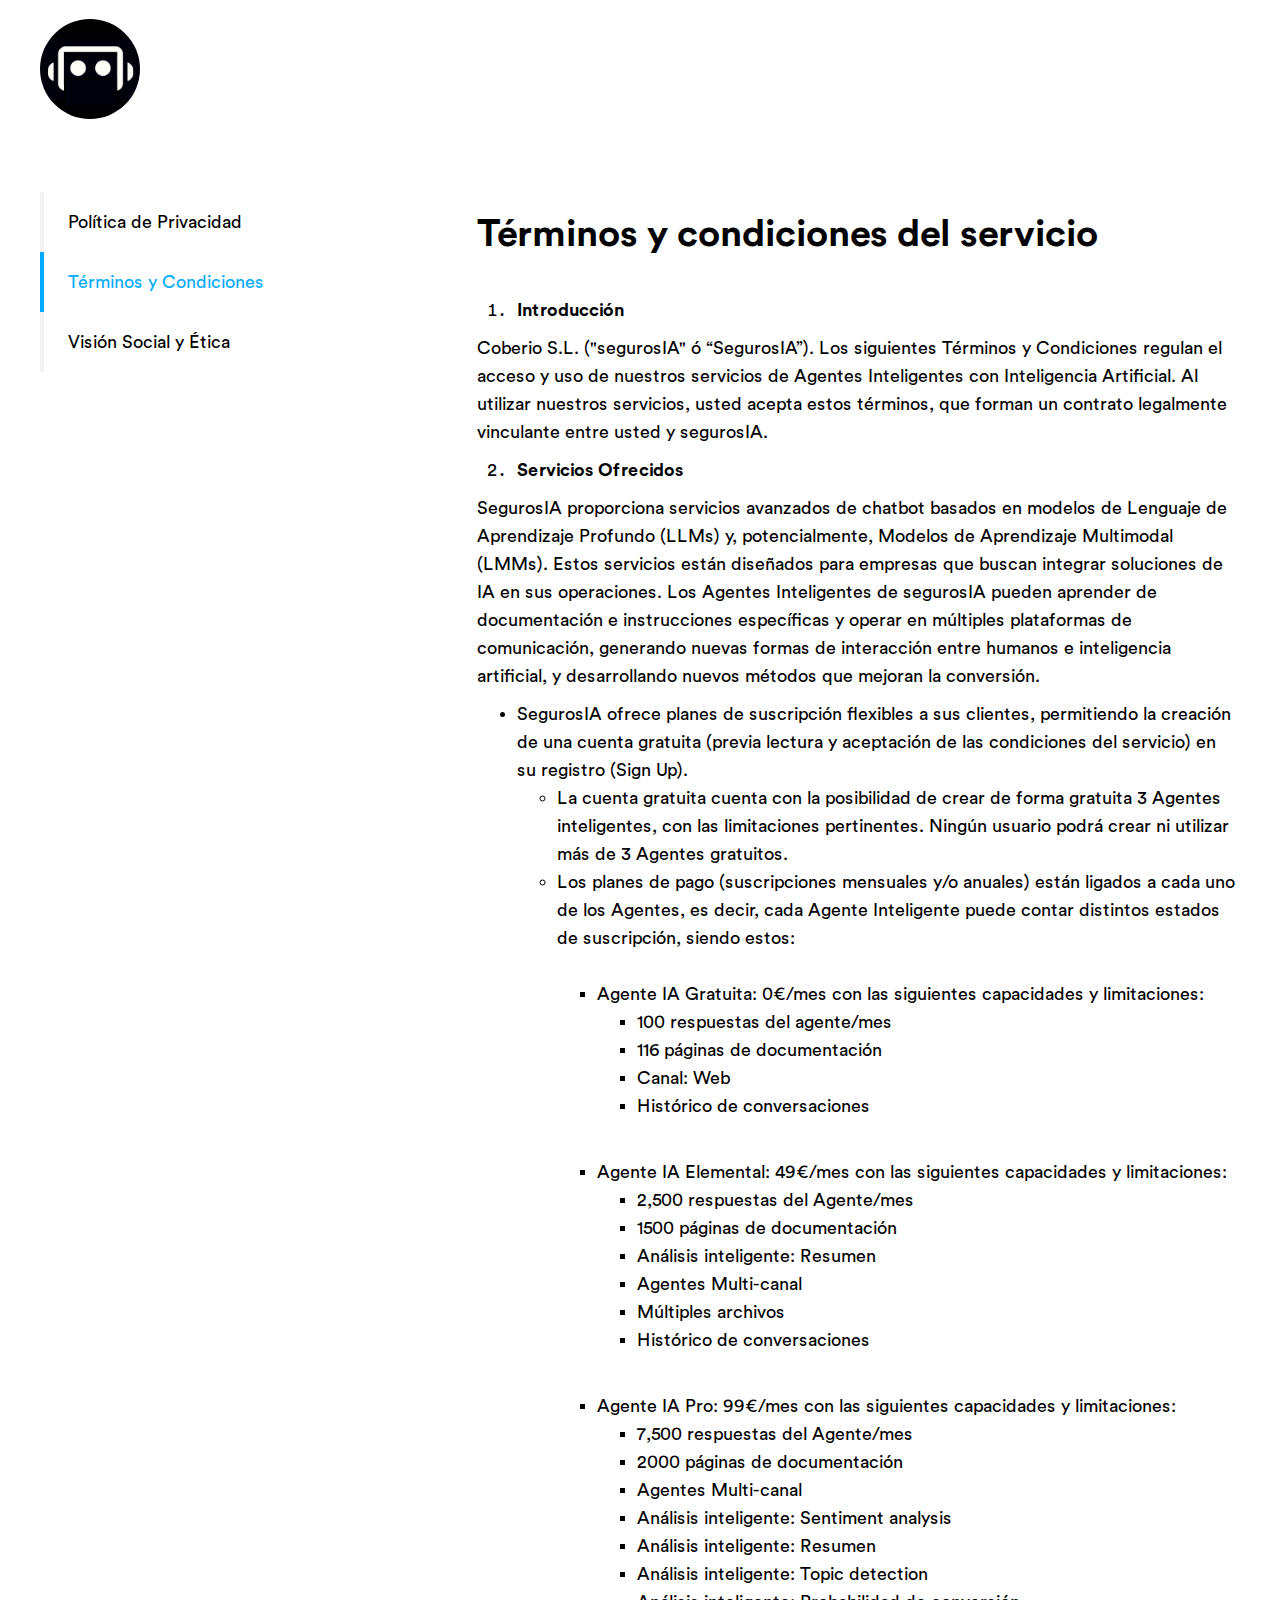
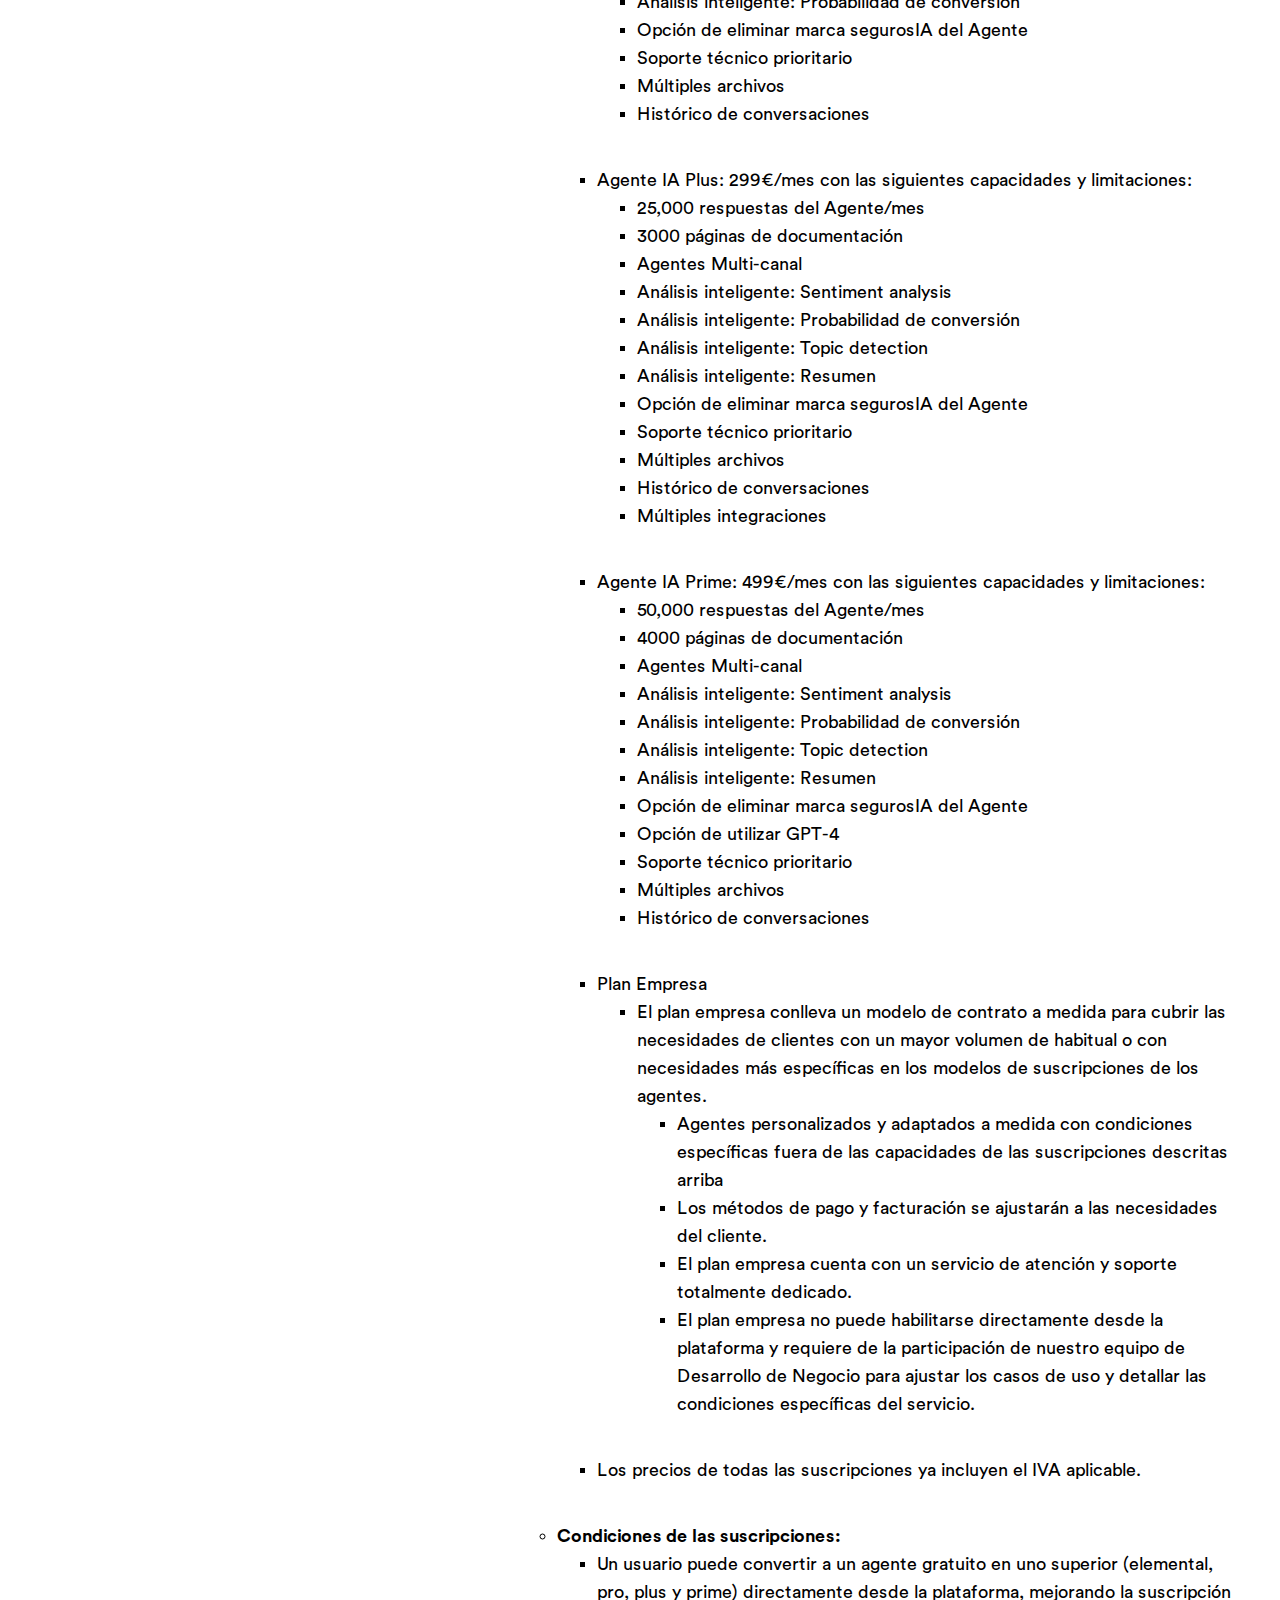
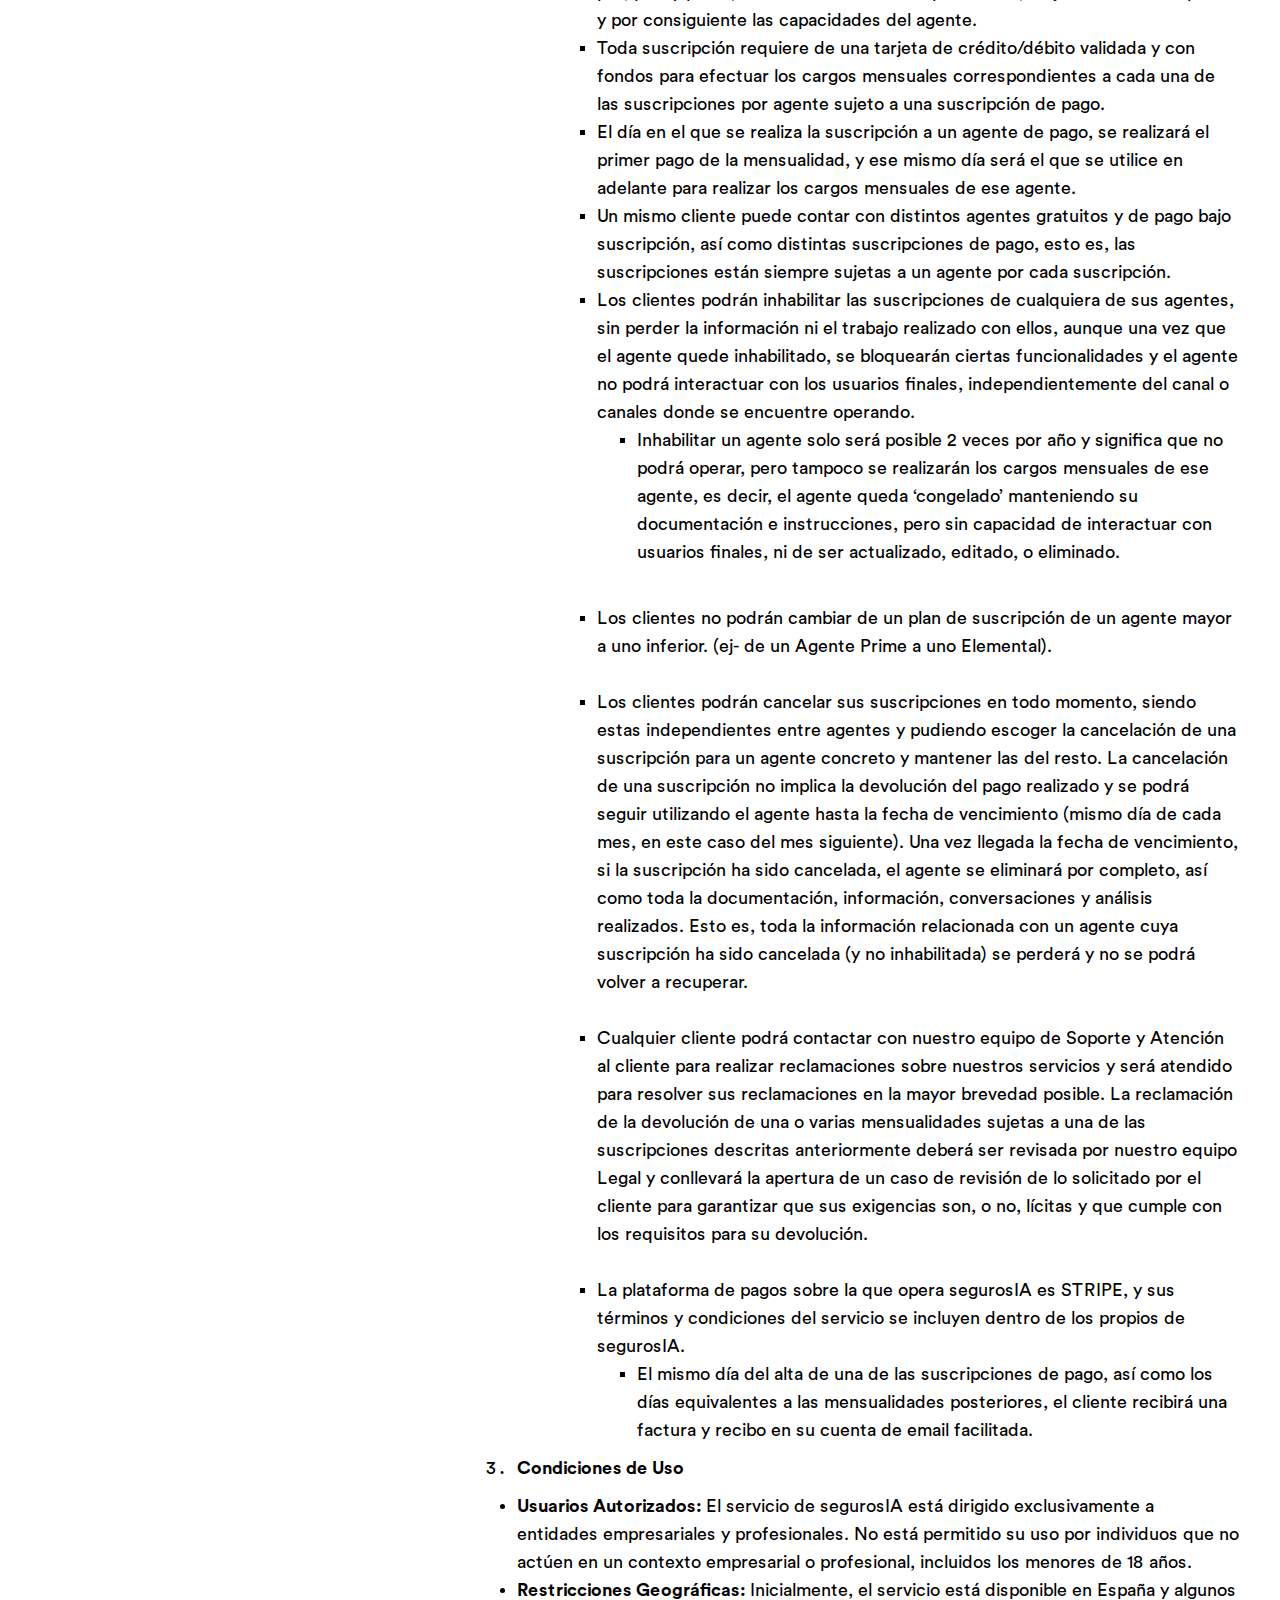
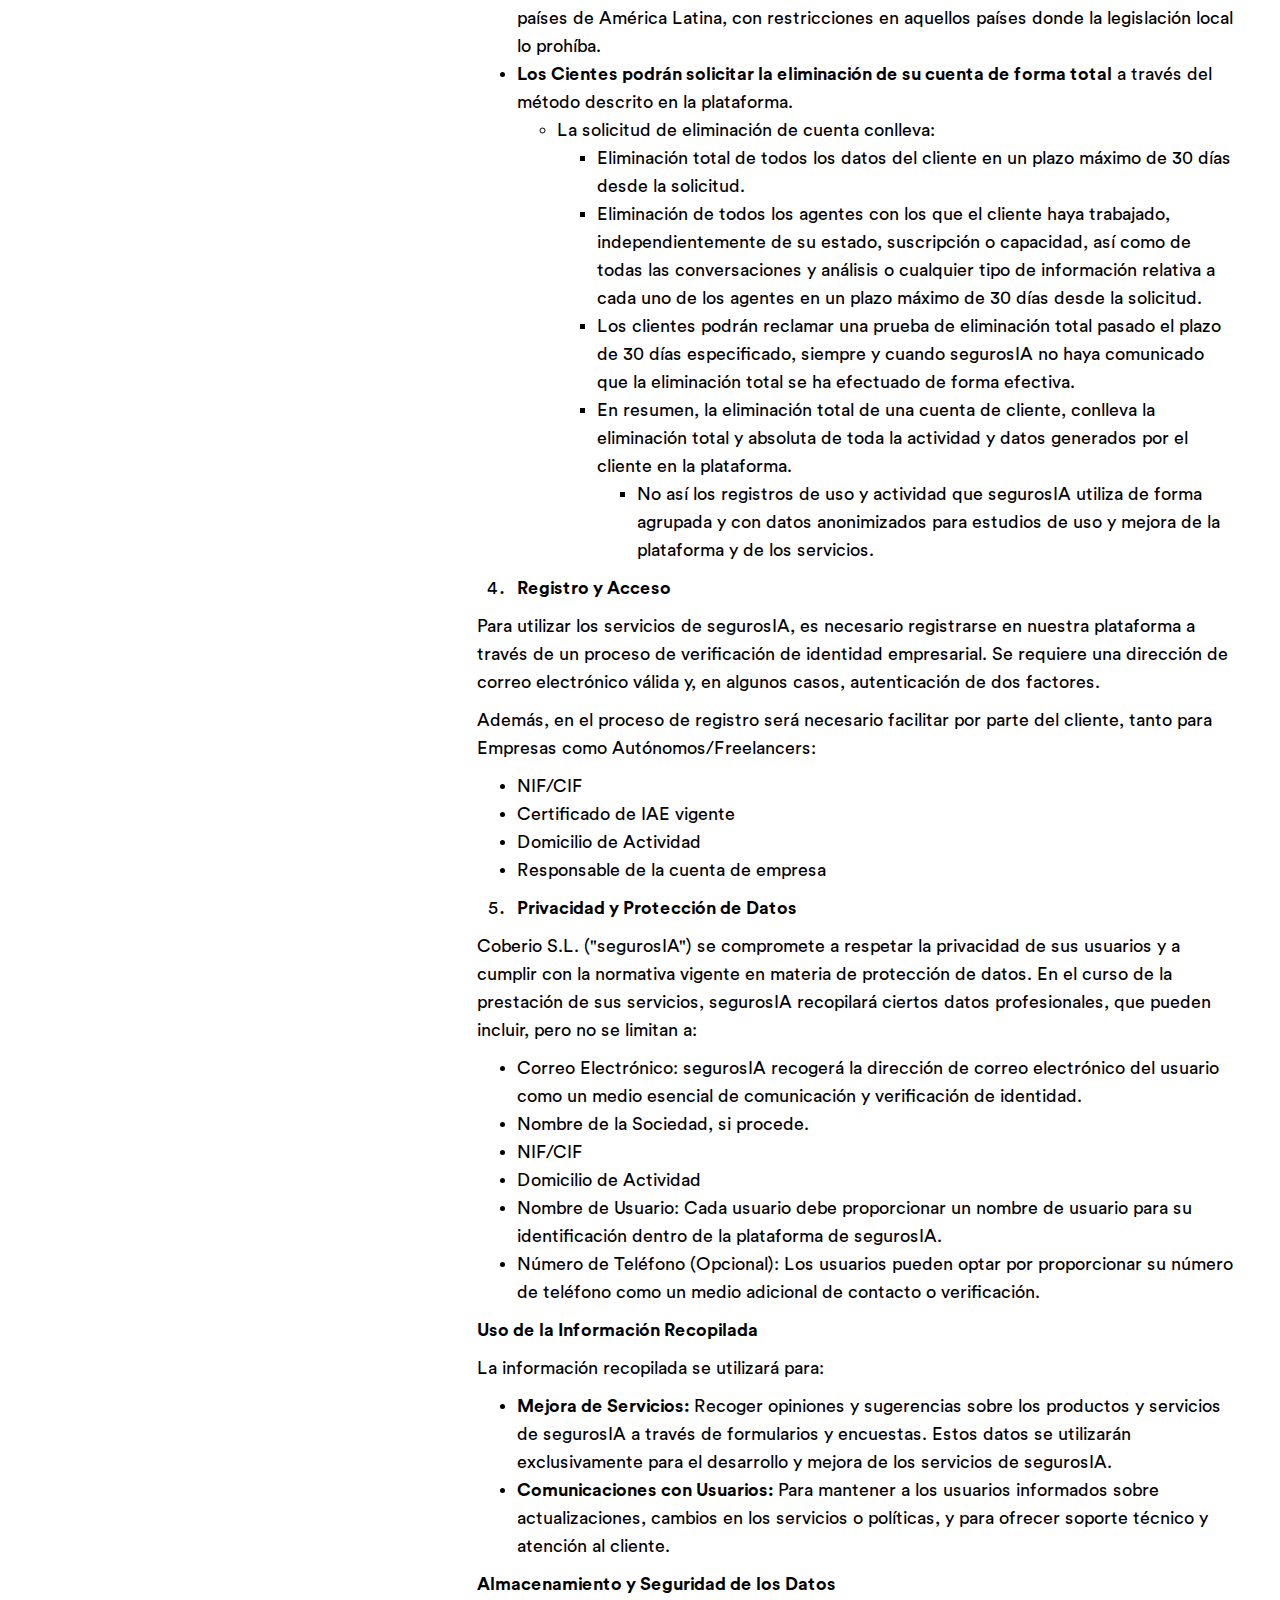
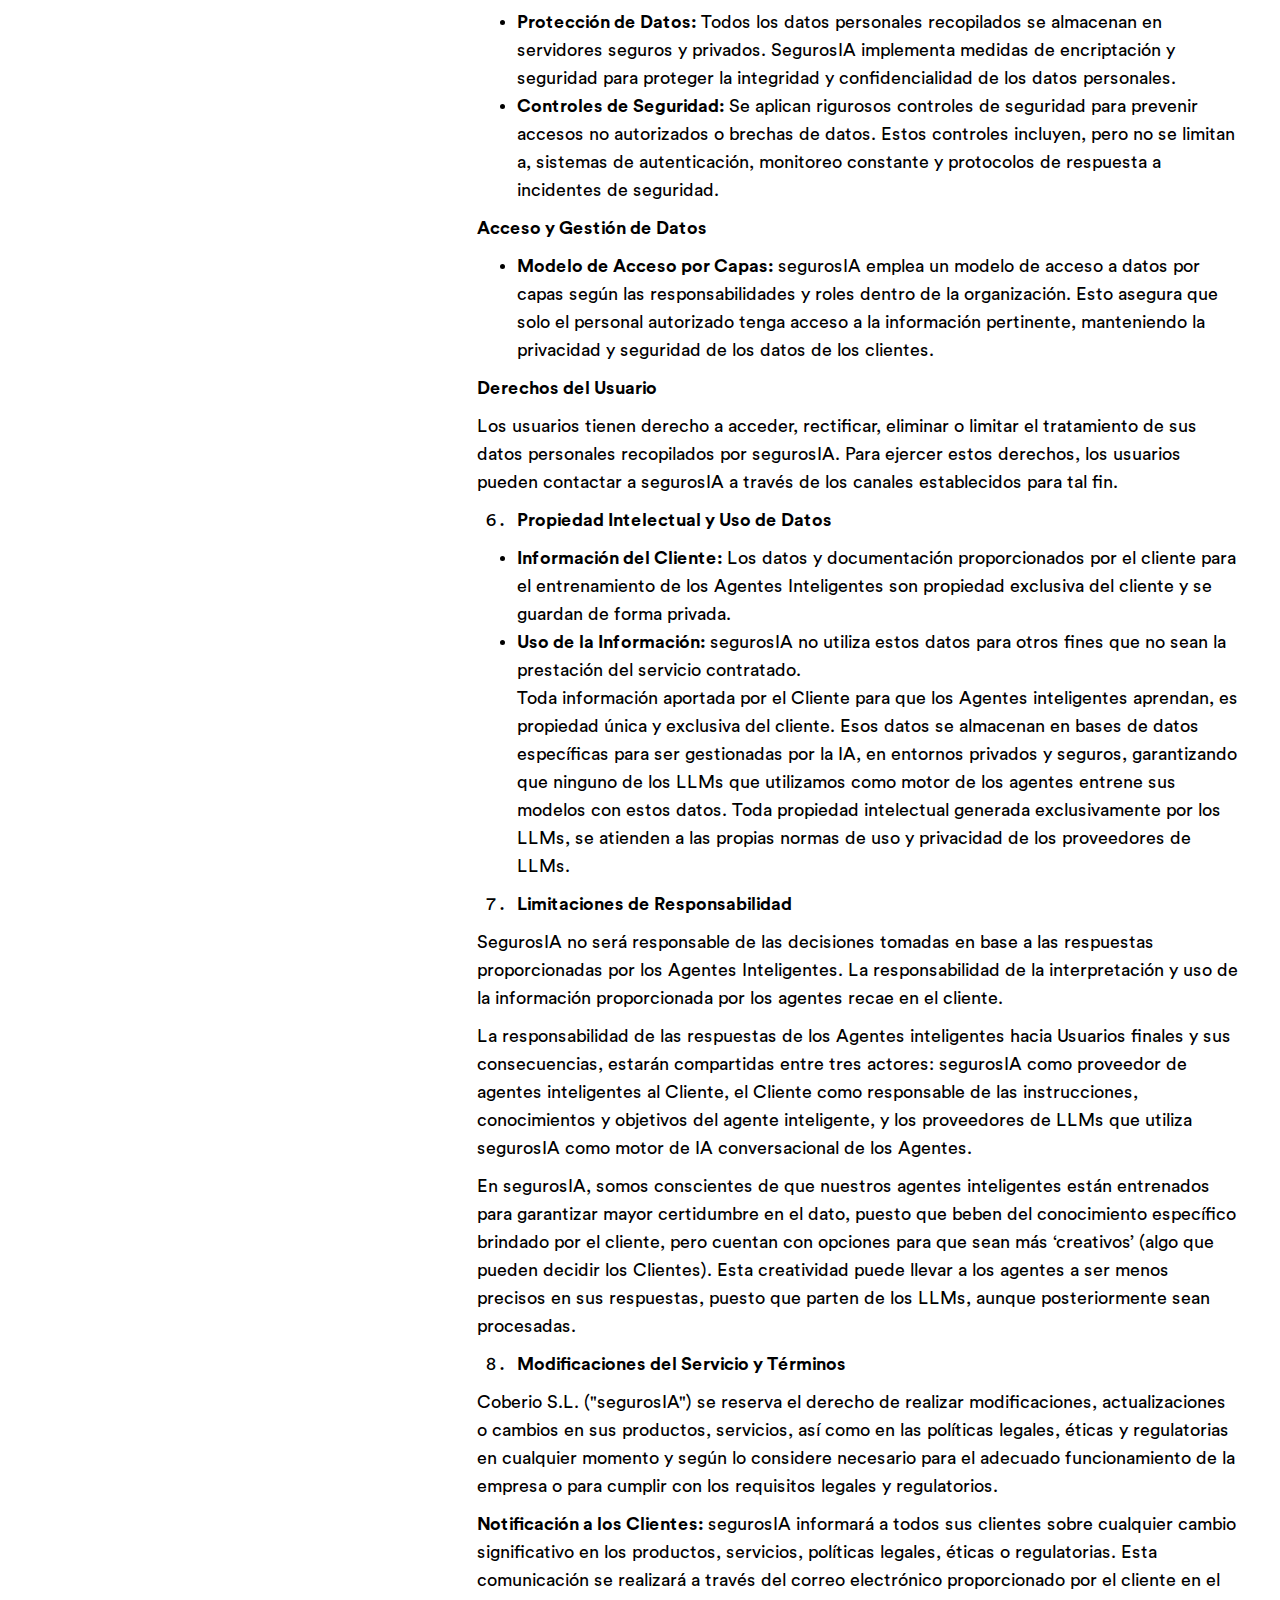
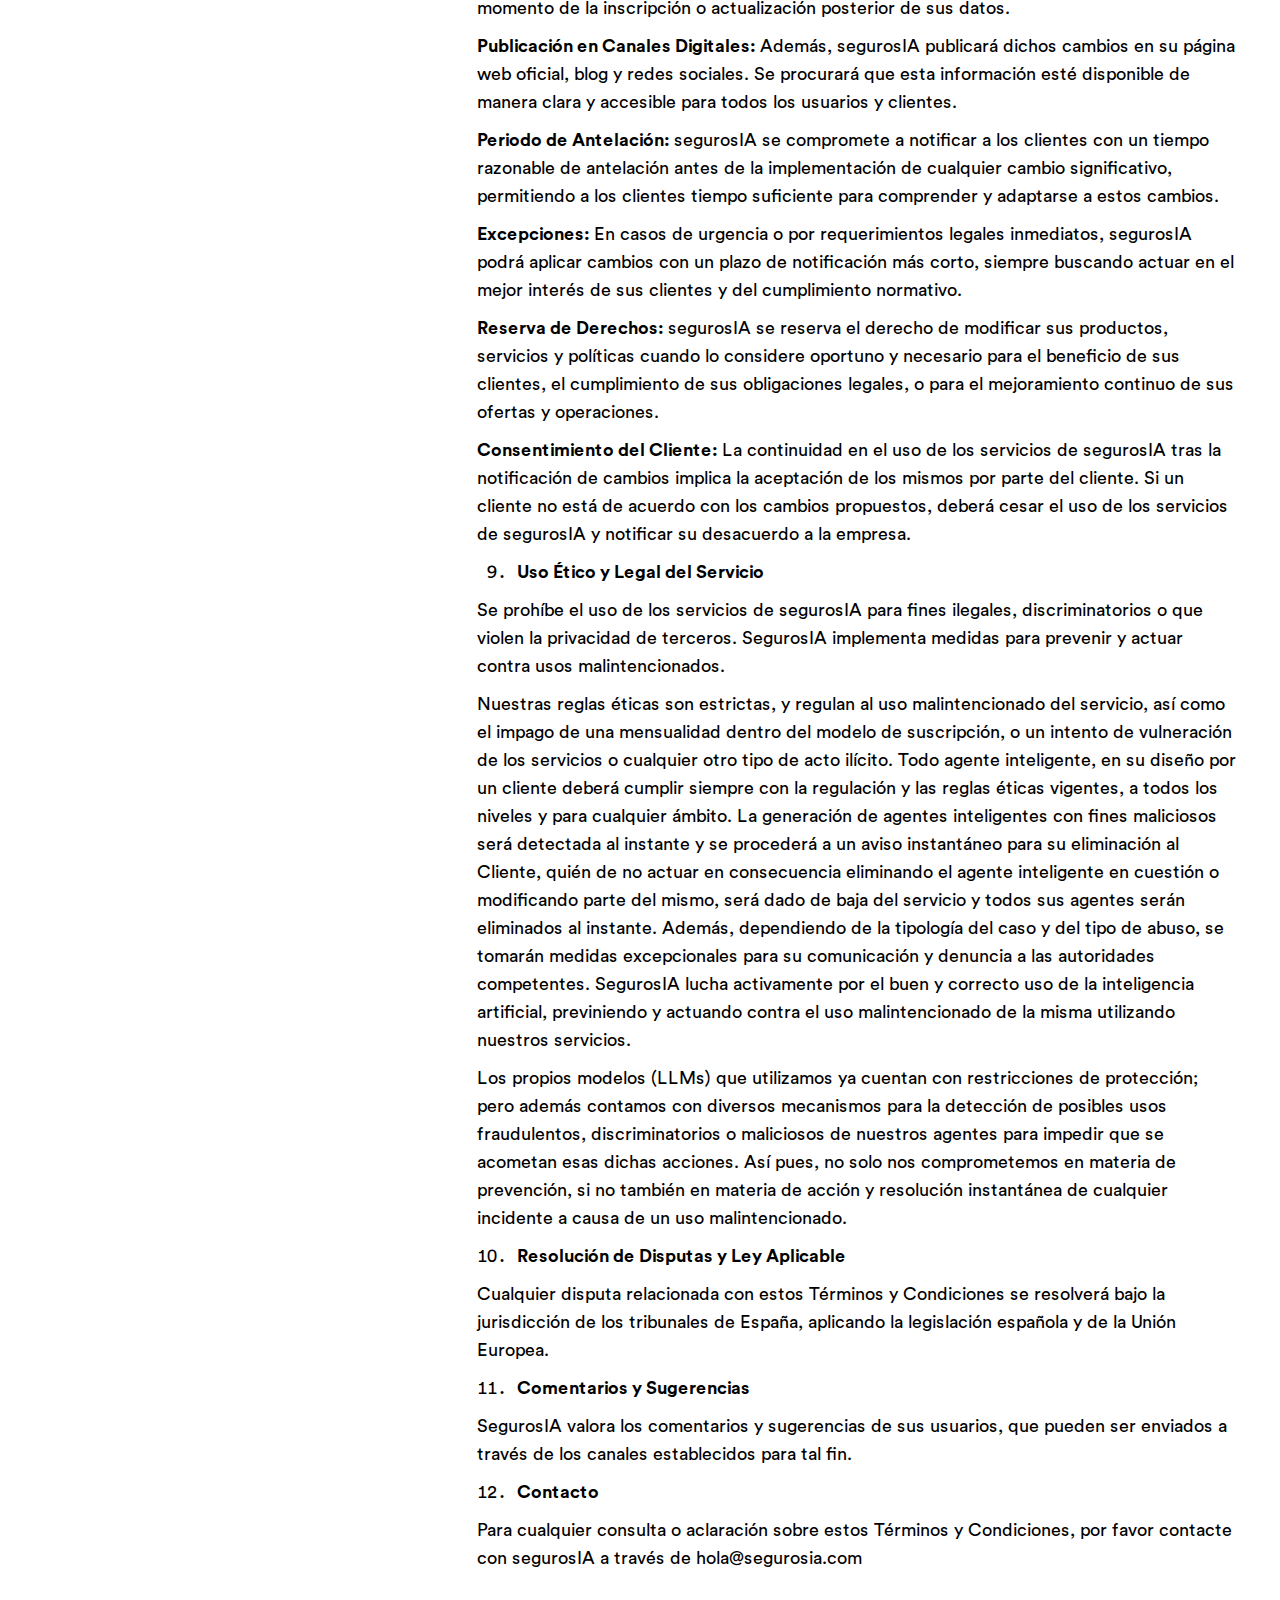
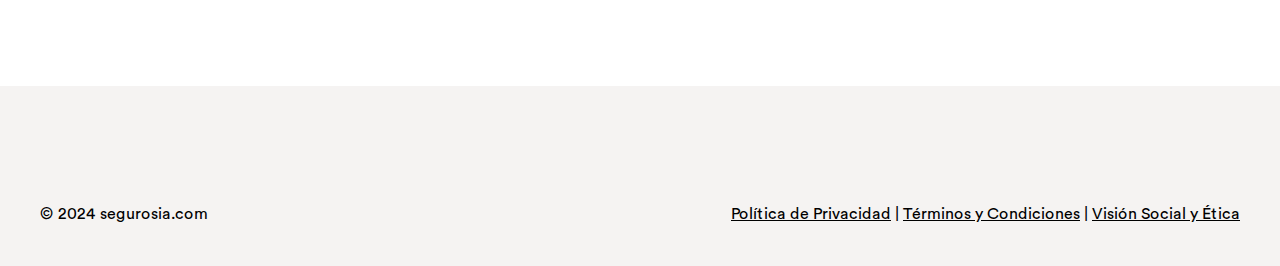
<file: index.html>
<!DOCTYPE html>
<html>
<head>
  <meta charset="utf-8">
  <title>Términos y Condiciones | SegurosIA</title>
  <meta content="Términos y Condiciones | SegurosIA" property="og:title">
  <meta content="Términos y Condiciones | SegurosIA" property="twitter:title">
  <meta content="width=device-width, initial-scale=1" name="viewport">
  <link href="css/normalize.css" rel="stylesheet" type="text/css">
  <link href="css/base.css" rel="stylesheet" type="text/css">
  <link href="images/logo.png" rel="shortcut icon" type="image/x-icon">
  <link href="images/logo.png" rel="apple-touch-icon">
</head>
<body>
  <div class="navbar">
    <div class="navbar_container">
      <a href="https://segurosia.com" style="margin-top:50px;width:100px; height:100px;z-index:10;"><img class="logo" src="../images/logo.png" alt="segurosia.com Legal" ></a>
    </div>
  </div>
  <div class="section">
    <div class="container margin-l">
      <div class="w-layout-grid grid">
        <div class="tabs-wrapper">
          <a href="politicadeprivacidad" class="tab-link">Política de Privacidad</a>
          <a href="terminosycondiciones" class="tab-link w--current">Términos y Condiciones</a>
          <a href="visionsocialyetica"  class="tab-link">Visión Social y Ética</a>
        </div>
        <div class="legal-text-wrapper w-richtext">
          <h1 class="margin-40"><strong>T&eacute;rminos y condiciones del servicio</strong></h1>
          <ol>
          <li><strong> Introducci&oacute;n</strong></li>
          </ol>
          <p>Coberio S.L. ("segurosIA" &oacute; &ldquo;SegurosIA&rdquo;). Los siguientes T&eacute;rminos y Condiciones regulan el acceso y uso de nuestros servicios de Agentes Inteligentes con Inteligencia Artificial. Al utilizar nuestros servicios, usted acepta estos t&eacute;rminos, que forman un contrato legalmente vinculante entre usted y segurosIA.</p>
          <ol start="2">
          <li><strong> Servicios Ofrecidos</strong></li>
          </ol>
          <p>SegurosIA proporciona servicios avanzados de chatbot basados en modelos de Lenguaje de Aprendizaje Profundo (LLMs) y, potencialmente, Modelos de Aprendizaje Multimodal (LMMs). Estos servicios est&aacute;n dise&ntilde;ados para empresas que buscan integrar soluciones de IA en sus operaciones. Los Agentes Inteligentes de segurosIA pueden aprender de documentaci&oacute;n e instrucciones espec&iacute;ficas y operar en m&uacute;ltiples plataformas de comunicaci&oacute;n, generando nuevas formas de interacci&oacute;n entre humanos e inteligencia artificial, y desarrollando nuevos m&eacute;todos que mejoran la conversi&oacute;n.</p>
          <ul>
          <li>SegurosIA ofrece planes de suscripci&oacute;n flexibles a sus clientes, permitiendo la creaci&oacute;n de una cuenta gratuita (previa lectura y aceptaci&oacute;n de las condiciones del servicio) en su registro (Sign Up).</li>
          <ul>
          <li>La cuenta gratuita cuenta con la posibilidad de crear de forma gratuita 3 Agentes inteligentes, con las limitaciones pertinentes. Ning&uacute;n usuario podr&aacute; crear ni utilizar m&aacute;s de 3 Agentes gratuitos.</li>
          <li>Los planes de pago (suscripciones mensuales y/o anuales) est&aacute;n ligados a cada uno de los Agentes, es decir, cada Agente Inteligente puede contar distintos estados de suscripci&oacute;n, siendo estos:<br /><br /></li>
          <ul>
          <li>Agente IA Gratuita: 0&euro;/mes con las siguientes capacidades y limitaciones:</li>
          <ul>
          <li>100 respuestas del agente/mes</li>
          <li>116 p&aacute;ginas de documentaci&oacute;n</li>
          <li>Canal: Web</li>
          <li>Hist&oacute;rico de conversaciones<br /><br /></li>
          </ul>
          <li>Agente IA Elemental: 49&euro;/mes con las siguientes capacidades y limitaciones:</li>
          <ul>
          <li>2,500 respuestas del Agente/mes</li>
          <li>1500 p&aacute;ginas de documentaci&oacute;n</li>
          <li>An&aacute;lisis inteligente: Resumen</li>
          <li>Agentes Multi-canal</li>
          <li>M&uacute;ltiples archivos</li>
          <li>Hist&oacute;rico de conversaciones<br /><br /></li>
          </ul>
          <li>Agente IA Pro: 99&euro;/mes con las siguientes capacidades y limitaciones:</li>
          <ul>
          <li>7,500 respuestas del Agente/mes</li>
          <li>2000 p&aacute;ginas de documentaci&oacute;n</li>
          <li>Agentes Multi-canal</li>
          <li>An&aacute;lisis inteligente: Sentiment analysis</li>
          <li>An&aacute;lisis inteligente: Resumen</li>
          <li>An&aacute;lisis inteligente: Topic detection</li>
          <li>An&aacute;lisis inteligente: Probabilidad de conversi&oacute;n</li>
          <li>Opci&oacute;n de eliminar marca segurosIA del Agente</li>
          <li>Soporte t&eacute;cnico prioritario</li>
          <li>M&uacute;ltiples archivos</li>
          <li>Hist&oacute;rico de conversaciones<br /><br /></li>
          </ul>
          <li>Agente IA Plus: 299&euro;/mes con las siguientes capacidades y limitaciones:</li>
          <ul>
          <li>25,000 respuestas del Agente/mes</li>
          <li>3000 p&aacute;ginas de documentaci&oacute;n</li>
          <li>Agentes Multi-canal</li>
          <li>An&aacute;lisis inteligente: Sentiment analysis</li>
          <li>An&aacute;lisis inteligente: Probabilidad de conversi&oacute;n</li>
          <li>An&aacute;lisis inteligente: Topic detection</li>
          <li>An&aacute;lisis inteligente: Resumen</li>
          <li>Opci&oacute;n de eliminar marca segurosIA del Agente</li>
          <li>Soporte t&eacute;cnico prioritario</li>
          <li>M&uacute;ltiples archivos</li>
          <li>Hist&oacute;rico de conversaciones</li>
          <li>M&uacute;ltiples integraciones<br /><br /></li>
          </ul>
          <li>Agente IA Prime: 499&euro;/mes con las siguientes capacidades y limitaciones:</li>
          <ul>
          <li>50,000 respuestas del Agente/mes</li>
          <li>4000 p&aacute;ginas de documentaci&oacute;n</li>
          <li>Agentes Multi-canal</li>
          <li>An&aacute;lisis inteligente: Sentiment analysis</li>
          <li>An&aacute;lisis inteligente: Probabilidad de conversi&oacute;n</li>
          <li>An&aacute;lisis inteligente: Topic detection</li>
          <li>An&aacute;lisis inteligente: Resumen</li>
          <li>Opci&oacute;n de eliminar marca segurosIA del Agente</li>
          <li>Opci&oacute;n de utilizar GPT-4</li>
          <li>Soporte t&eacute;cnico prioritario</li>
          <li>M&uacute;ltiples archivos</li>
          <li>Hist&oacute;rico de conversaciones<br /><br /></li>
          </ul>
          <li>Plan Empresa</li>
          <ul>
          <li>El plan empresa conlleva un modelo de contrato a medida para cubrir las necesidades de clientes con un mayor volumen de habitual o con necesidades m&aacute;s espec&iacute;ficas en los modelos de suscripciones de los agentes.</li>
          <ul>
          <li>Agentes personalizados y adaptados a medida con condiciones espec&iacute;ficas fuera de las capacidades de las suscripciones descritas arriba</li>
          <li>Los m&eacute;todos de pago y facturaci&oacute;n se ajustar&aacute;n a las necesidades del cliente.</li>
          <li>El plan empresa cuenta con un servicio de atenci&oacute;n y soporte totalmente dedicado.</li>
          <li>El plan empresa no puede habilitarse directamente desde la plataforma y requiere de la participaci&oacute;n de nuestro equipo de Desarrollo de Negocio para ajustar los casos de uso y detallar las condiciones espec&iacute;ficas del servicio.<br /><br /></li>
          </ul>
          </ul>
          <li>Los precios de todas las suscripciones ya incluyen el IVA aplicable.<br /><br /></li>
          </ul>
          <li><strong>Condiciones de las suscripciones:</strong></li>
          <ul>
          <li>Un usuario puede convertir a un agente gratuito en uno superior (elemental, pro, plus y prime) directamente desde la plataforma, mejorando la suscripci&oacute;n y por consiguiente las capacidades del agente.</li>
          <li>Toda suscripci&oacute;n requiere de una tarjeta de cr&eacute;dito/d&eacute;bito validada y con fondos para efectuar los cargos mensuales correspondientes a cada una de las suscripciones por agente sujeto a una suscripci&oacute;n de pago.</li>
          <li>El d&iacute;a en el que se realiza la suscripci&oacute;n a un agente de pago, se realizar&aacute; el primer pago de la mensualidad, y ese mismo d&iacute;a ser&aacute; el que se utilice en adelante para realizar los cargos mensuales de ese agente.</li>
          <li>Un mismo cliente puede contar con distintos agentes gratuitos y de pago bajo suscripci&oacute;n, as&iacute; como distintas suscripciones de pago, esto es, las suscripciones est&aacute;n siempre sujetas a un agente por cada suscripci&oacute;n.</li>
          <li>Los clientes podr&aacute;n inhabilitar las suscripciones de cualquiera de sus agentes, sin perder la informaci&oacute;n ni el trabajo realizado con ellos, aunque una vez que el agente quede inhabilitado, se bloquear&aacute;n ciertas funcionalidades y el agente no podr&aacute; interactuar con los usuarios finales, independientemente del canal o canales donde se encuentre operando.</li>
          <ul>
          <li>Inhabilitar un agente solo ser&aacute; posible 2 veces por a&ntilde;o y significa que no podr&aacute; operar, pero tampoco se realizar&aacute;n los cargos mensuales de ese agente, es decir, el agente queda &lsquo;congelado&rsquo; manteniendo su documentaci&oacute;n e instrucciones, pero sin capacidad de interactuar con usuarios finales, ni de ser actualizado, editado, o eliminado.<br /><br /></li>
          </ul>
          <li>Los clientes no podr&aacute;n cambiar de un plan de suscripci&oacute;n de un agente mayor a uno inferior. (ej- de un Agente Prime a uno Elemental).<br /><br /></li>
          <li>Los clientes podr&aacute;n cancelar sus suscripciones en todo momento, siendo estas independientes entre agentes y pudiendo escoger la cancelaci&oacute;n de una suscripci&oacute;n para un agente concreto y mantener las del resto. La cancelaci&oacute;n de una suscripci&oacute;n no implica la devoluci&oacute;n del pago realizado y se podr&aacute; seguir utilizando el agente hasta la fecha de vencimiento (mismo d&iacute;a de cada mes, en este caso del mes siguiente). Una vez llegada la fecha de vencimiento, si la suscripci&oacute;n ha sido cancelada, el agente se eliminar&aacute; por completo, as&iacute; como toda la documentaci&oacute;n, informaci&oacute;n, conversaciones y an&aacute;lisis realizados. Esto es, toda la informaci&oacute;n relacionada con un agente cuya suscripci&oacute;n ha sido cancelada (y no inhabilitada) se perder&aacute; y no se podr&aacute; volver a recuperar.<br /><br /></li>
          <li>Cualquier cliente podr&aacute; contactar con nuestro equipo de Soporte y Atenci&oacute;n al cliente para realizar reclamaciones sobre nuestros servicios y ser&aacute; atendido para resolver sus reclamaciones en la mayor brevedad posible. La reclamaci&oacute;n de la devoluci&oacute;n de una o varias mensualidades sujetas a una de las suscripciones descritas anteriormente deber&aacute; ser revisada por nuestro equipo Legal y conllevar&aacute; la apertura de un caso de revisi&oacute;n de lo solicitado por el cliente para garantizar que sus exigencias son, o no, l&iacute;citas y que cumple con los requisitos para su devoluci&oacute;n.<br /><br /></li>
          <li>La plataforma de pagos sobre la que opera segurosIA es STRIPE, y sus t&eacute;rminos y condiciones del servicio se incluyen dentro de los propios de segurosIA.</li>
          <ul>
          <li>El mismo d&iacute;a del alta de una de las suscripciones de pago, as&iacute; como los d&iacute;as equivalentes a las mensualidades posteriores, el cliente recibir&aacute; una factura y recibo en su cuenta de email facilitada.</li>
          </ul>
          </ul>
          </ul>
          </ul>
          <ol start="3">
          <li><strong> Condiciones de Uso</strong></li>
          </ol>
          <ul>
          <li><strong>Usuarios Autorizados:</strong> El servicio de segurosIA est&aacute; dirigido exclusivamente a entidades empresariales y profesionales. No est&aacute; permitido su uso por individuos que no act&uacute;en en un contexto empresarial o profesional, incluidos los menores de 18 a&ntilde;os.</li>
          <li><strong>Restricciones Geogr&aacute;ficas:</strong> Inicialmente, el servicio est&aacute; disponible en Espa&ntilde;a y algunos pa&iacute;ses de Am&eacute;rica Latina, con restricciones en aquellos pa&iacute;ses donde la legislaci&oacute;n local lo proh&iacute;ba.</li>
          <li><strong>Los Cientes podr&aacute;n solicitar la eliminaci&oacute;n de su cuenta de forma total</strong> a trav&eacute;s del m&eacute;todo descrito en la plataforma.</li>
          <ul>
          <li>La solicitud de eliminaci&oacute;n de cuenta conlleva:</li>
          <ul>
          <li>Eliminaci&oacute;n total de todos los datos del cliente en un plazo m&aacute;ximo de 30 d&iacute;as desde la solicitud.</li>
          <li>Eliminaci&oacute;n de todos los agentes con los que el cliente haya trabajado, independientemente de su estado, suscripci&oacute;n o capacidad, as&iacute; como de todas las conversaciones y an&aacute;lisis o cualquier tipo de informaci&oacute;n relativa a cada uno de los agentes en un plazo m&aacute;ximo de 30 d&iacute;as desde la solicitud.</li>
          <li>Los clientes podr&aacute;n reclamar una prueba de eliminaci&oacute;n total pasado el plazo de 30 d&iacute;as especificado, siempre y cuando segurosIA no haya comunicado que la eliminaci&oacute;n total se ha efectuado de forma efectiva.</li>
          <li>En resumen, la eliminaci&oacute;n total de una cuenta de cliente, conlleva la eliminaci&oacute;n total y absoluta de toda la actividad y datos generados por el cliente en la plataforma.</li>
          <ul>
          <li>No as&iacute; los registros de uso y actividad que segurosIA utiliza de forma agrupada y con datos anonimizados para estudios de uso y mejora de la plataforma y de los servicios.</li>
          </ul>
          </ul>
          </ul>
          </ul>
          <ol start="4">
          <li><strong> Registro y Acceso</strong></li>
          </ol>
          <p>Para utilizar los servicios de segurosIA, es necesario registrarse en nuestra plataforma a trav&eacute;s de un proceso de verificaci&oacute;n de identidad empresarial. Se requiere una direcci&oacute;n de correo electr&oacute;nico v&aacute;lida y, en algunos casos, autenticaci&oacute;n de dos factores.</p>
          <p>Adem&aacute;s, en el proceso de registro ser&aacute; necesario facilitar por parte del cliente, tanto para Empresas como Aut&oacute;nomos/Freelancers:</p>
          <ul>
          <li>NIF/CIF</li>
          <li>Certificado de IAE vigente</li>
          <li>Domicilio de Actividad</li>
          <li>Responsable de la cuenta de empresa</li>
          </ul>
          <ol start="5">
          <li><strong> Privacidad y Protecci&oacute;n de Datos</strong></li>
          </ol>
          <p>Coberio S.L. ("segurosIA") se compromete a respetar la privacidad de sus usuarios y a cumplir con la normativa vigente en materia de protecci&oacute;n de datos. En el curso de la prestaci&oacute;n de sus servicios, segurosIA recopilar&aacute; ciertos datos profesionales, que pueden incluir, pero no se limitan a:</p>
          <ul>
          <li>Correo Electr&oacute;nico: segurosIA recoger&aacute; la direcci&oacute;n de correo electr&oacute;nico del usuario como un medio esencial de comunicaci&oacute;n y verificaci&oacute;n de identidad.</li>
          <li>Nombre de la Sociedad, si procede.</li>
          <li>NIF/CIF</li>
          <li>Domicilio de Actividad</li>
          <li>Nombre de Usuario: Cada usuario debe proporcionar un nombre de usuario para su identificaci&oacute;n dentro de la plataforma de segurosIA.</li>
          <li>N&uacute;mero de Tel&eacute;fono (Opcional): Los usuarios pueden optar por proporcionar su n&uacute;mero de tel&eacute;fono como un medio adicional de contacto o verificaci&oacute;n.</li>
          </ul>
          <p><strong>Uso de la Informaci&oacute;n Recopilada</strong></p>
          <p>La informaci&oacute;n recopilada se utilizar&aacute; para:</p>
          <ul>
          <li><strong>Mejora de Servicios:</strong> Recoger opiniones y sugerencias sobre los productos y servicios de segurosIA a trav&eacute;s de formularios y encuestas. Estos datos se utilizar&aacute;n exclusivamente para el desarrollo y mejora de los servicios de segurosIA.</li>
          <li><strong>Comunicaciones con Usuarios:</strong> Para mantener a los usuarios informados sobre actualizaciones, cambios en los servicios o pol&iacute;ticas, y para ofrecer soporte t&eacute;cnico y atenci&oacute;n al cliente.</li>
          </ul>
          <p><strong>Almacenamiento y Seguridad de los Datos</strong></p>
          <ul>
          <li><strong>Protecci&oacute;n de Datos:</strong> Todos los datos personales recopilados se almacenan en servidores seguros y privados. SegurosIA implementa medidas de encriptaci&oacute;n y seguridad para proteger la integridad y confidencialidad de los datos personales.</li>
          <li><strong>Controles de Seguridad:</strong> Se aplican rigurosos controles de seguridad para prevenir accesos no autorizados o brechas de datos. Estos controles incluyen, pero no se limitan a, sistemas de autenticaci&oacute;n, monitoreo constante y protocolos de respuesta a incidentes de seguridad.</li>
          </ul>
          <p><strong>Acceso y Gesti&oacute;n de Datos</strong></p>
          <ul>
          <li><strong>Modelo de Acceso por Capas:</strong> segurosIA emplea un modelo de acceso a datos por capas seg&uacute;n las responsabilidades y roles dentro de la organizaci&oacute;n. Esto asegura que solo el personal autorizado tenga acceso a la informaci&oacute;n pertinente, manteniendo la privacidad y seguridad de los datos de los clientes.</li>
          </ul>
          <p><strong>Derechos del Usuario</strong></p>
          <p>Los usuarios tienen derecho a acceder, rectificar, eliminar o limitar el tratamiento de sus datos personales recopilados por segurosIA. Para ejercer estos derechos, los usuarios pueden contactar a segurosIA a trav&eacute;s de los canales establecidos para tal fin.</p>
          <ol start="6">
          <li><strong> Propiedad Intelectual y Uso de Datos</strong></li>
          </ol>
          <ul>
          <li><strong>Informaci&oacute;n del Cliente:</strong> Los datos y documentaci&oacute;n proporcionados por el cliente para el entrenamiento de los Agentes Inteligentes son propiedad exclusiva del cliente y se guardan de forma privada.</li>
          <li><strong>Uso de la Informaci&oacute;n:</strong> segurosIA no utiliza estos datos para otros fines que no sean la prestaci&oacute;n del servicio contratado.<br />Toda informaci&oacute;n aportada por el Cliente para que los Agentes inteligentes aprendan, es propiedad &uacute;nica y exclusiva del cliente. Esos datos se almacenan en bases de datos espec&iacute;ficas para ser gestionadas por la IA, en entornos privados y seguros, garantizando que ninguno de los LLMs que utilizamos como motor de los agentes entrene sus modelos con estos datos. Toda propiedad intelectual generada exclusivamente por los LLMs, se atienden a las propias normas de uso y privacidad de los proveedores de LLMs.</li>
          </ul>
          <ol start="7">
          <li><strong> Limitaciones de Responsabilidad</strong></li>
          </ol>
          <p>SegurosIA no ser&aacute; responsable de las decisiones tomadas en base a las respuestas proporcionadas por los Agentes Inteligentes. La responsabilidad de la interpretaci&oacute;n y uso de la informaci&oacute;n proporcionada por los agentes recae en el cliente.</p>
          <p>La responsabilidad de las respuestas de los Agentes inteligentes hacia Usuarios finales y sus consecuencias, estar&aacute;n compartidas entre tres actores: segurosIA como proveedor de agentes inteligentes al Cliente, el Cliente como responsable de las instrucciones, conocimientos y objetivos del agente inteligente, y los proveedores de LLMs que utiliza segurosIA como motor de IA conversacional de los Agentes.</p>
          <p>En segurosIA, somos conscientes de que nuestros agentes inteligentes est&aacute;n entrenados para garantizar mayor certidumbre en el dato, puesto que beben del conocimiento espec&iacute;fico brindado por el cliente, pero cuentan con opciones para que sean m&aacute;s &lsquo;creativos&rsquo; (algo que pueden decidir los Clientes). Esta creatividad puede llevar a los agentes a ser menos precisos en sus respuestas, puesto que parten de los LLMs, aunque posteriormente sean procesadas.</p>
          <ol start="8">
          <li><strong> Modificaciones del Servicio y T&eacute;rminos</strong></li>
          </ol>
          <p>Coberio S.L. ("segurosIA") se reserva el derecho de realizar modificaciones, actualizaciones o cambios en sus productos, servicios, as&iacute; como en las pol&iacute;ticas legales, &eacute;ticas y regulatorias en cualquier momento y seg&uacute;n lo considere necesario para el adecuado funcionamiento de la empresa o para cumplir con los requisitos legales y regulatorios.</p>
          <p><strong>Notificaci&oacute;n a los Clientes:</strong> segurosIA informar&aacute; a todos sus clientes sobre cualquier cambio significativo en los productos, servicios, pol&iacute;ticas legales, &eacute;ticas o regulatorias. Esta comunicaci&oacute;n se realizar&aacute; a trav&eacute;s del correo electr&oacute;nico proporcionado por el cliente en el momento de la inscripci&oacute;n o actualizaci&oacute;n posterior de sus datos.</p>
          <p><strong>Publicaci&oacute;n en Canales Digitales:</strong> Adem&aacute;s, segurosIA publicar&aacute; dichos cambios en su p&aacute;gina web oficial, blog y redes sociales. Se procurar&aacute; que esta informaci&oacute;n est&eacute; disponible de manera clara y accesible para todos los usuarios y clientes.</p>
          <p><strong>Periodo de Antelaci&oacute;n:</strong> segurosIA se compromete a notificar a los clientes con un tiempo razonable de antelaci&oacute;n antes de la implementaci&oacute;n de cualquier cambio significativo, permitiendo a los clientes tiempo suficiente para comprender y adaptarse a estos cambios.</p>
          <p><strong>Excepciones:</strong> En casos de urgencia o por requerimientos legales inmediatos, segurosIA podr&aacute; aplicar cambios con un plazo de notificaci&oacute;n m&aacute;s corto, siempre buscando actuar en el mejor inter&eacute;s de sus clientes y del cumplimiento normativo.</p>
          <p><strong>Reserva de Derechos:</strong> segurosIA se reserva el derecho de modificar sus productos, servicios y pol&iacute;ticas cuando lo considere oportuno y necesario para el beneficio de sus clientes, el cumplimiento de sus obligaciones legales, o para el mejoramiento continuo de sus ofertas y operaciones.</p>
          <p><strong>Consentimiento del Cliente:</strong> La continuidad en el uso de los servicios de segurosIA tras la notificaci&oacute;n de cambios implica la aceptaci&oacute;n de los mismos por parte del cliente. Si un cliente no est&aacute; de acuerdo con los cambios propuestos, deber&aacute; cesar el uso de los servicios de segurosIA y notificar su desacuerdo a la empresa.</p>
          <ol start="9">
          <li><strong> Uso &Eacute;tico y Legal del Servicio</strong></li>
          </ol>
          <p>Se proh&iacute;be el uso de los servicios de segurosIA para fines ilegales, discriminatorios o que violen la privacidad de terceros. SegurosIA implementa medidas para prevenir y actuar contra usos malintencionados.</p>
          <p>Nuestras reglas &eacute;ticas son estrictas, y regulan al uso malintencionado del servicio, as&iacute; como el impago de una mensualidad dentro del modelo de suscripci&oacute;n, o un intento de vulneraci&oacute;n de los servicios o cualquier otro tipo de acto il&iacute;cito. Todo agente inteligente, en su dise&ntilde;o por un cliente deber&aacute; cumplir siempre con la regulaci&oacute;n y las reglas &eacute;ticas vigentes, a todos los niveles y para cualquier &aacute;mbito. La generaci&oacute;n de agentes inteligentes con fines maliciosos ser&aacute; detectada al instante y se proceder&aacute; a un aviso instant&aacute;neo para su eliminaci&oacute;n al Cliente, qui&eacute;n de no actuar en consecuencia eliminando el agente inteligente en cuesti&oacute;n o modificando parte del mismo, ser&aacute; dado de baja del servicio y todos sus agentes ser&aacute;n eliminados al instante. Adem&aacute;s, dependiendo de la tipolog&iacute;a del caso y del tipo de abuso, se tomar&aacute;n medidas excepcionales para su comunicaci&oacute;n y denuncia a las autoridades competentes. SegurosIA lucha activamente por el buen y correcto uso de la inteligencia artificial, previniendo y actuando contra el uso malintencionado de la misma utilizando nuestros servicios.</p>
          <p>Los propios modelos (LLMs) que utilizamos ya cuentan con restricciones de protecci&oacute;n; pero adem&aacute;s contamos con diversos mecanismos para la detecci&oacute;n de posibles usos fraudulentos, discriminatorios o maliciosos de nuestros agentes para impedir que se acometan esas dichas acciones. As&iacute; pues, no solo nos comprometemos en materia de prevenci&oacute;n, si no tambi&eacute;n en materia de acci&oacute;n y resoluci&oacute;n instant&aacute;nea de cualquier incidente a causa de un uso malintencionado.</p>
          <ol start="10">
          <li><strong> Resoluci&oacute;n de Disputas y Ley Aplicable</strong></li>
          </ol>
          <p>Cualquier disputa relacionada con estos T&eacute;rminos y Condiciones se resolver&aacute; bajo la jurisdicci&oacute;n de los tribunales de Espa&ntilde;a, aplicando la legislaci&oacute;n espa&ntilde;ola y de la Uni&oacute;n Europea.</p>
          <ol start="11">
          <li><strong> Comentarios y Sugerencias</strong></li>
          </ol>
          <p>SegurosIA valora los comentarios y sugerencias de sus usuarios, que pueden ser enviados a trav&eacute;s de los canales establecidos para tal fin.</p>
          <ol start="12">
          <li><strong> Contacto</strong></li>
          </ol>
          <p>Para cualquier consulta o aclaraci&oacute;n sobre estos T&eacute;rminos y Condiciones, por favor contacte con segurosIA a trav&eacute;s de hola@segurosia.com</p>
        </div>
      </div>
    </div>
  </div>
  <div id="Footer" class="section footer">
    <div class="container">
      <div class="footer-wrap">
        
        <div class="fotter_bottom-wrap">
          <div class="small margin-bottom-16">© 2024 segurosia.com</div>
          <div class="small margin-bottom-16">
            <a href="politicadeprivacidad">Política de Privacidad</a> | <a href="terminosycondiciones" aria-current="page" class="w--current">Términos y Condiciones</a> | <a href="visionsocialyetica">Visión Social y Ética</a>
          </div>
        </div>
      </div>
    </div>
  </div>
</body>
</html>
</file>
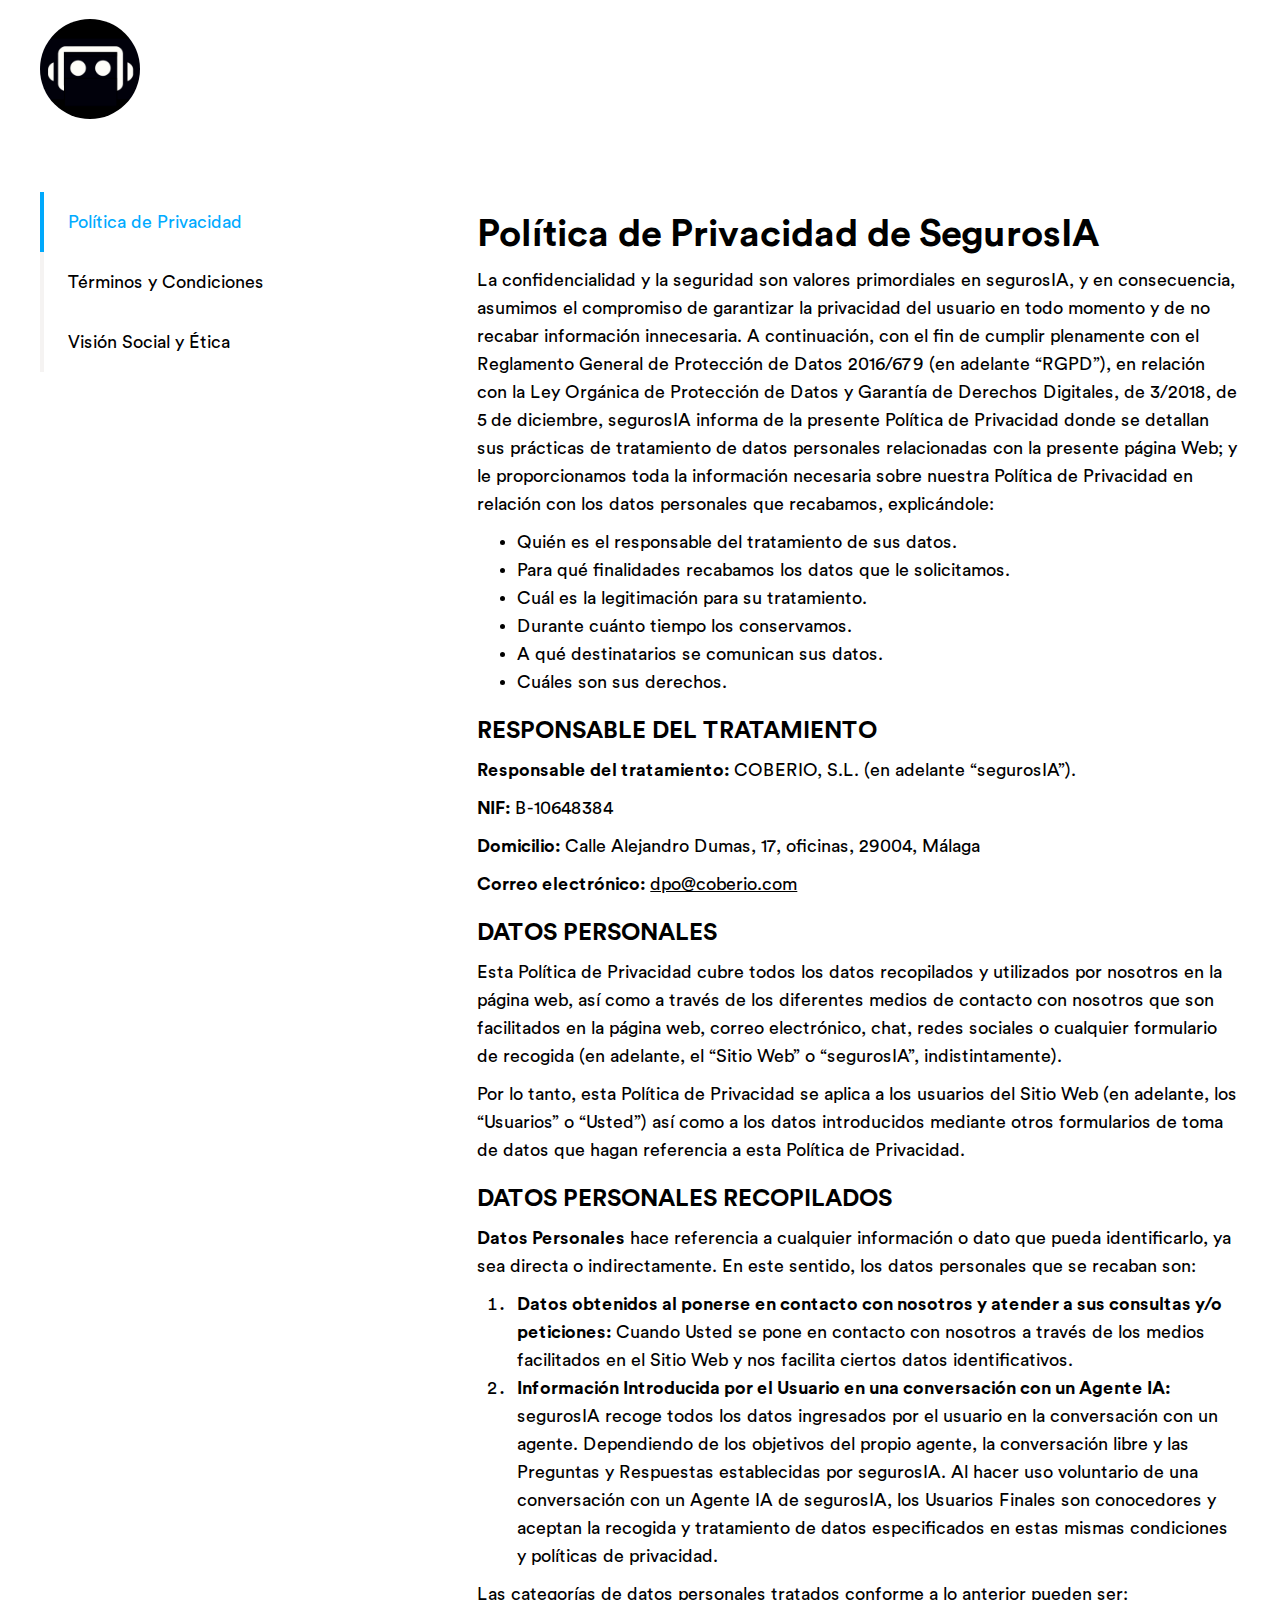
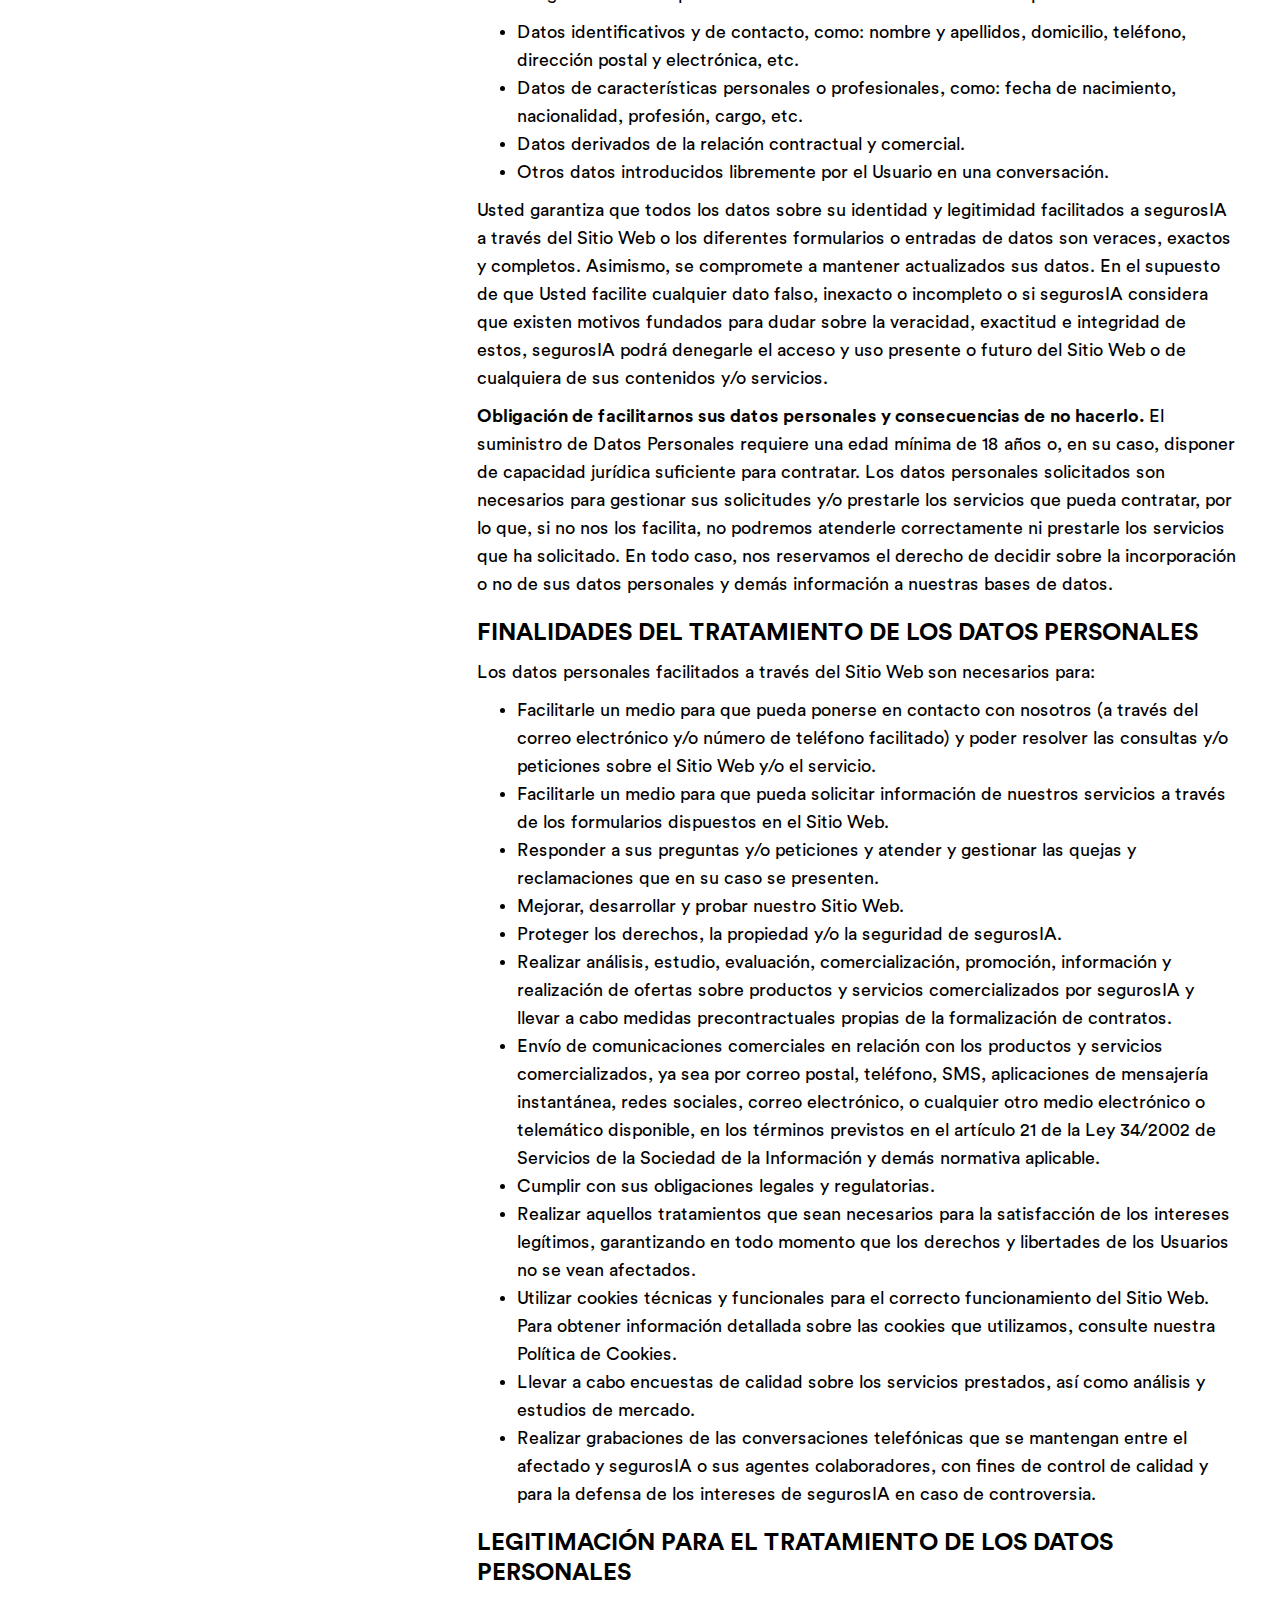
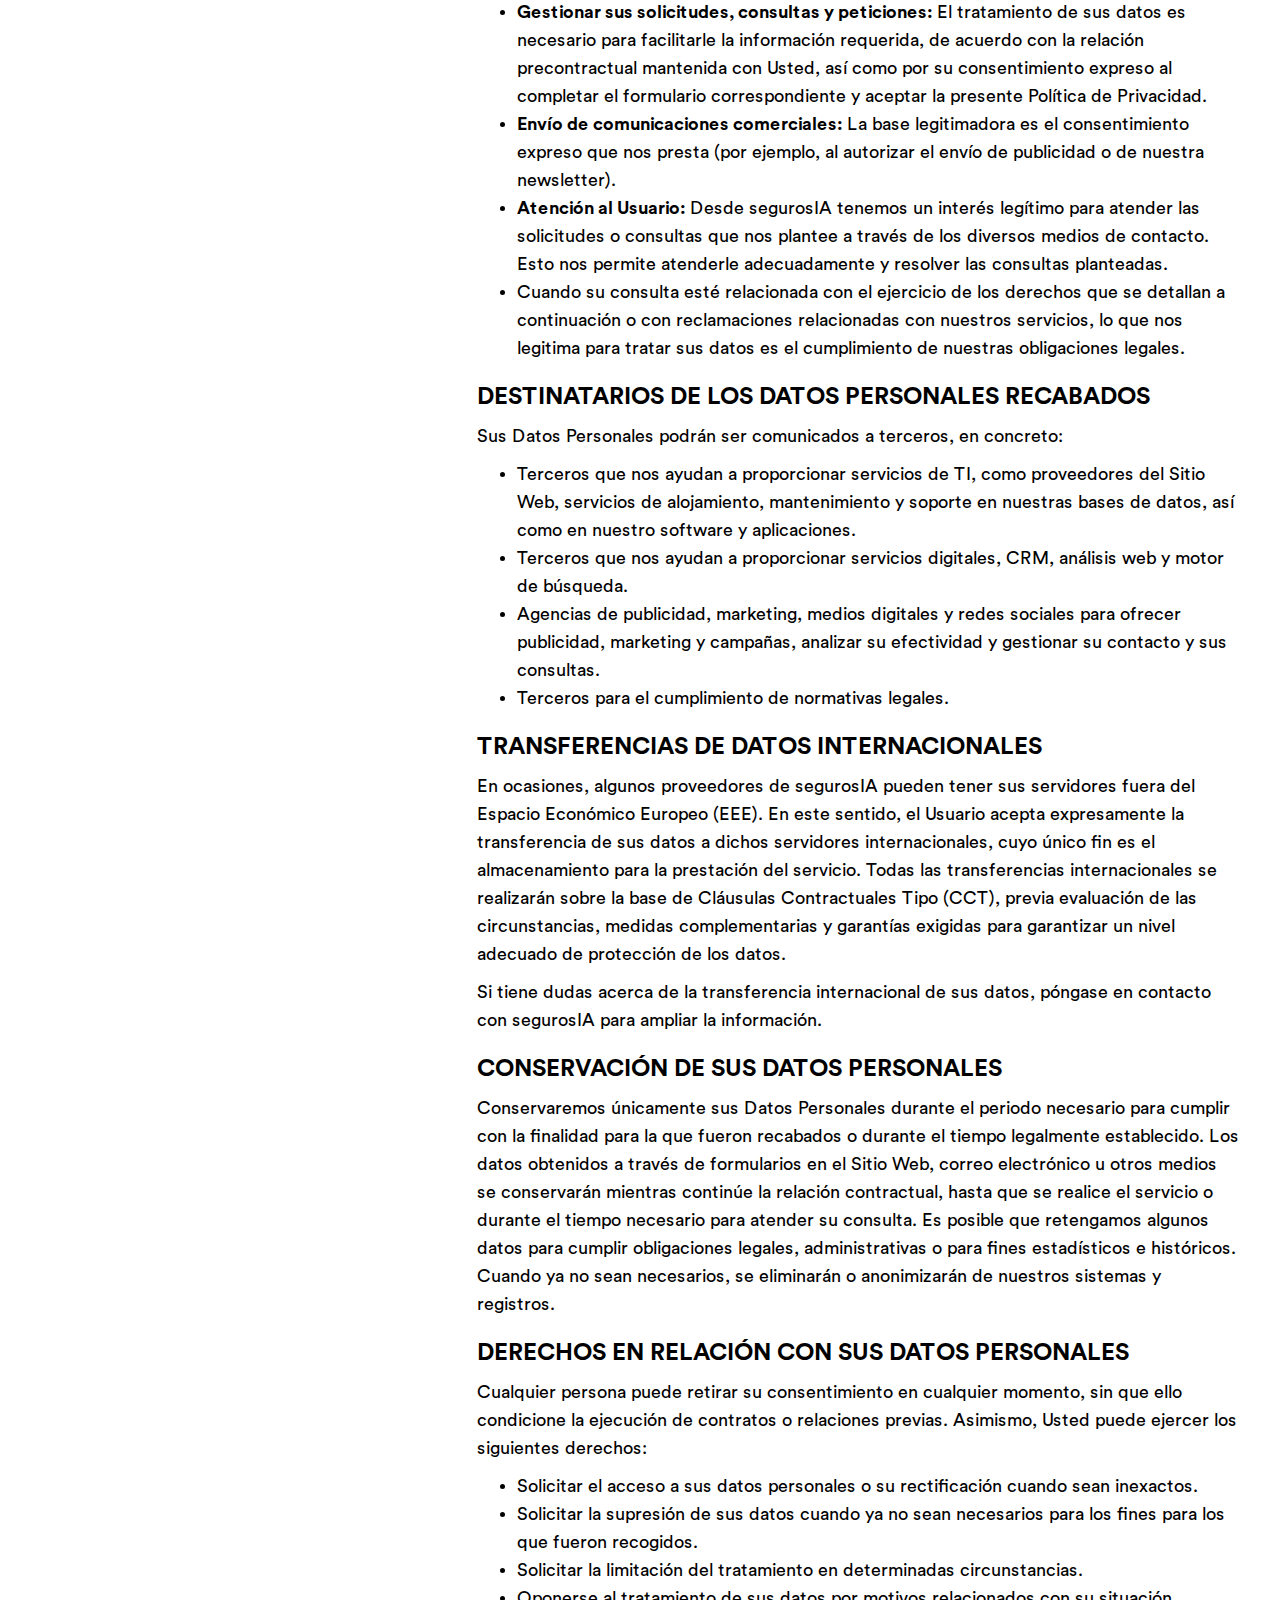
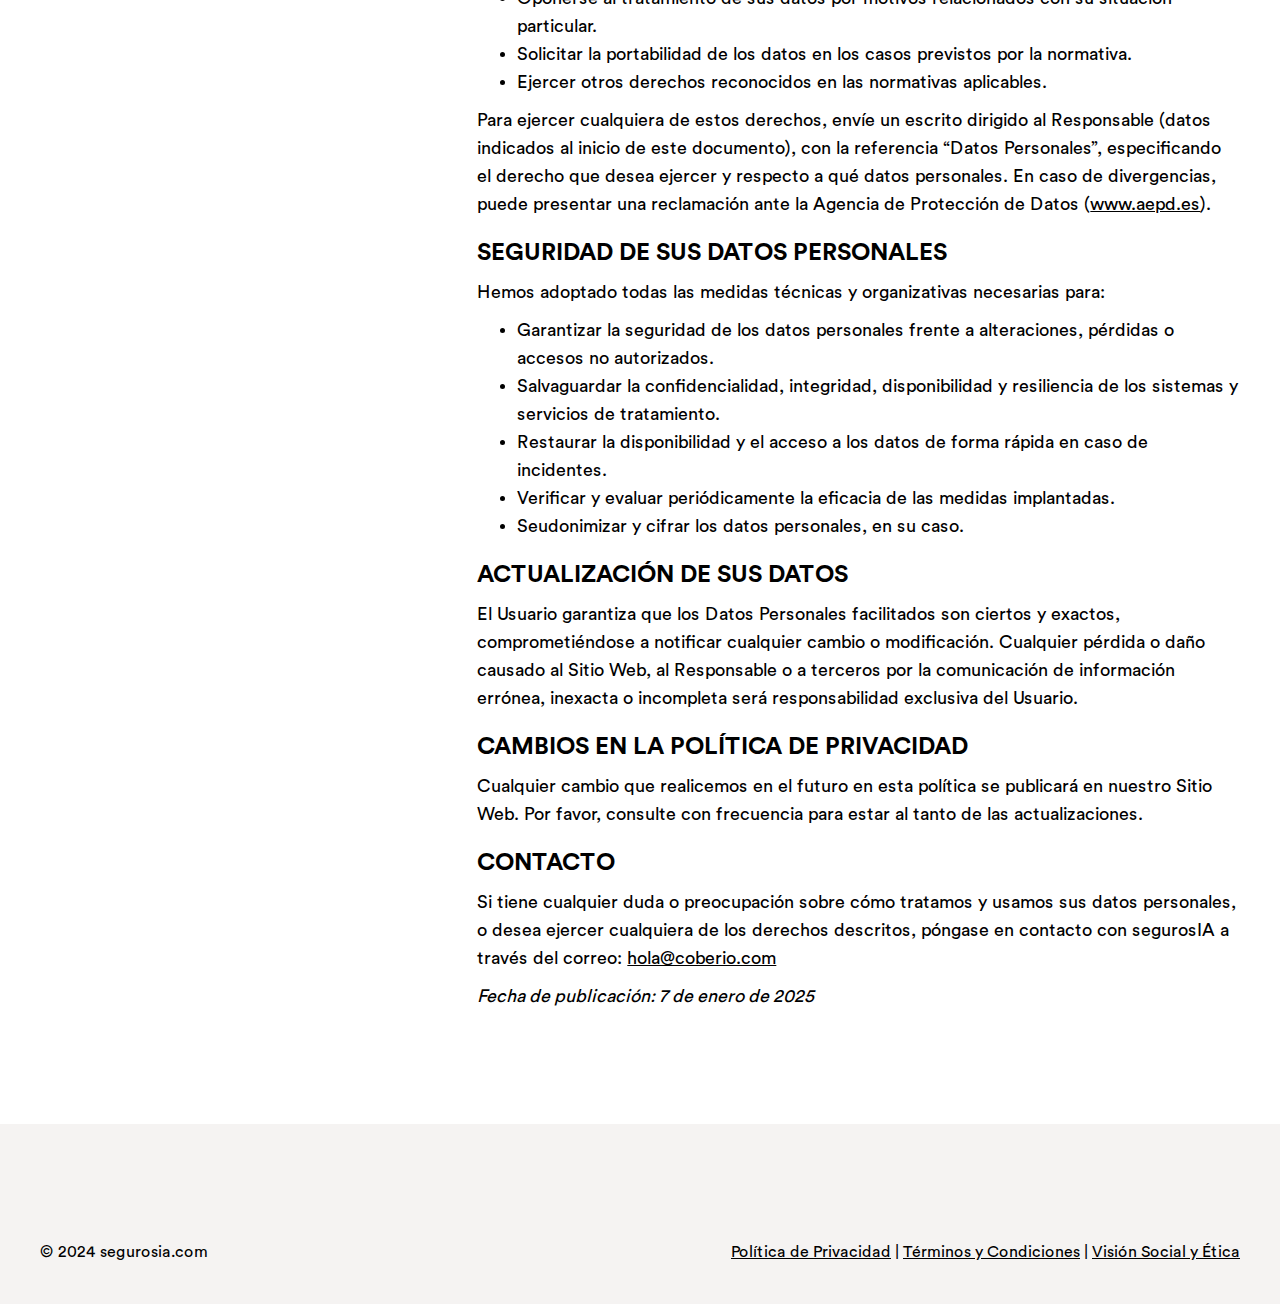
<file: politicadeprivacidad.html>
<!DOCTYPE html>
<html>
<head>
  <meta charset="utf-8">
  <title>Política de Privacidad | SegurosIA</title>
  <meta content="Política de Privacidad | SegurosIA" property="og:title">
  <meta content="Política de Privacidad | SegurosIA" property="twitter:title">
  <meta content="width=device-width, initial-scale=1" name="viewport">
  <link href="css/normalize.css" rel="stylesheet" type="text/css">
  <link href="css/base.css" rel="stylesheet" type="text/css">
  <link href="images/logo.png" rel="shortcut icon" type="image/x-icon">
  <link href="images/logo.png" rel="apple-touch-icon">
</head>
<body>
  <div class="navbar">
    <div class="navbar_container">
      <a href="https://segurosia.com" style="margin-top:50px;width:100px; height:100px;z-index:10;">
        <img class="logo" src="../images/logo.png" alt="segurosia.com Legal">
      </a>
    </div>
  </div>
  <div class="section">
    <div class="container margin-l">
      <div class="w-layout-grid grid">
        <div class="tabs-wrapper">
          <a href="politicadeprivacidad" class="tab-link w--current">Política de Privacidad</a>
          <a href="terminosycondiciones" class="tab-link">Términos y Condiciones</a>
          <a href="visionsocialyetica" class="tab-link">Visión Social y Ética</a>
        </div>
        <div class="legal-text-wrapper w-richtext">
          <h1><strong>Política de Privacidad de SegurosIA</strong></h1>
          
          <p>La confidencialidad y la seguridad son valores primordiales en segurosIA, y en consecuencia, asumimos el compromiso de garantizar la privacidad del usuario en todo momento y de no recabar información innecesaria. A continuación, con el fin de cumplir plenamente con el Reglamento General de Protección de Datos 2016/679 (en adelante “RGPD”), en relación con la Ley Orgánica de Protección de Datos y Garantía de Derechos Digitales, de 3/2018, de 5 de diciembre, segurosIA informa de la presente Política de Privacidad donde se detallan sus prácticas de tratamiento de datos personales relacionadas con la presente página Web; y le proporcionamos toda la información necesaria sobre nuestra Política de Privacidad en relación con los datos personales que recabamos, explicándole:</p>
          
          <ul>
            <li>Quién es el responsable del tratamiento de sus datos.</li>
            <li>Para qué finalidades recabamos los datos que le solicitamos.</li>
            <li>Cuál es la legitimación para su tratamiento.</li>
            <li>Durante cuánto tiempo los conservamos.</li>
            <li>A qué destinatarios se comunican sus datos.</li>
            <li>Cuáles son sus derechos.</li>
          </ul>
          
          <h3><strong>RESPONSABLE DEL TRATAMIENTO</strong></h3>
          <p><strong>Responsable del tratamiento:</strong> COBERIO, S.L. (en adelante “segurosIA”).</p>
          <p><strong>NIF:</strong> B-10648384</p>
          <p><strong>Domicilio:</strong> Calle Alejandro Dumas, 17, oficinas, 29004, Málaga</p>
          <p><strong>Correo electrónico:</strong> <a href="mailto:dpo@coberio.com">dpo@coberio.com</a></p>
          
          <h3><strong>DATOS PERSONALES</strong></h3>
          <p>Esta Política de Privacidad cubre todos los datos recopilados y utilizados por nosotros en la página web, así como a través de los diferentes medios de contacto con nosotros que son facilitados en la página web, correo electrónico, chat, redes sociales o cualquier formulario de recogida (en adelante, el “Sitio Web” o “segurosIA”, indistintamente).</p>
          <p>Por lo tanto, esta Política de Privacidad se aplica a los usuarios del Sitio Web (en adelante, los “Usuarios” o “Usted”) así como a los datos introducidos mediante otros formularios de toma de datos que hagan referencia a esta Política de Privacidad.</p>
          
          <h3><strong>DATOS PERSONALES RECOPILADOS</strong></h3>
          <p><strong>Datos Personales</strong> hace referencia a cualquier información o dato que pueda identificarlo, ya sea directa o indirectamente. En este sentido, los datos personales que se recaban son:</p>
          <ol>
            <li>
              <strong>Datos obtenidos al ponerse en contacto con nosotros y atender a sus consultas y/o peticiones:</strong>
              Cuando Usted se pone en contacto con nosotros a través de los medios facilitados en el Sitio Web y nos facilita ciertos datos identificativos.
            </li>
            <li>
              <strong>Información Introducida por el Usuario en una conversación con un Agente IA:</strong>
              segurosIA recoge todos los datos ingresados por el usuario en la conversación con un agente. Dependiendo de los objetivos del propio agente, la conversación libre y las Preguntas y Respuestas establecidas por segurosIA. Al hacer uso voluntario de una conversación con un Agente IA de segurosIA, los Usuarios Finales son conocedores y aceptan la recogida y tratamiento de datos especificados en estas mismas condiciones y políticas de privacidad.
            </li>
          </ol>
          
          <p>Las categorías de datos personales tratados conforme a lo anterior pueden ser:</p>
          <ul>
            <li>Datos identificativos y de contacto, como: nombre y apellidos, domicilio, teléfono, dirección postal y electrónica, etc.</li>
            <li>Datos de características personales o profesionales, como: fecha de nacimiento, nacionalidad, profesión, cargo, etc.</li>
            <li>Datos derivados de la relación contractual y comercial.</li>
            <li>Otros datos introducidos libremente por el Usuario en una conversación.</li>
          </ul>
          
          <p>Usted garantiza que todos los datos sobre su identidad y legitimidad facilitados a segurosIA a través del Sitio Web o los diferentes formularios o entradas de datos son veraces, exactos y completos. Asimismo, se compromete a mantener actualizados sus datos. En el supuesto de que Usted facilite cualquier dato falso, inexacto o incompleto o si segurosIA considera que existen motivos fundados para dudar sobre la veracidad, exactitud e integridad de estos, segurosIA podrá denegarle el acceso y uso presente o futuro del Sitio Web o de cualquiera de sus contenidos y/o servicios.</p>
          
          <p><strong>Obligación de facilitarnos sus datos personales y consecuencias de no hacerlo.</strong> El suministro de Datos Personales requiere una edad mínima de 18 años o, en su caso, disponer de capacidad jurídica suficiente para contratar. Los datos personales solicitados son necesarios para gestionar sus solicitudes y/o prestarle los servicios que pueda contratar, por lo que, si no nos los facilita, no podremos atenderle correctamente ni prestarle los servicios que ha solicitado. En todo caso, nos reservamos el derecho de decidir sobre la incorporación o no de sus datos personales y demás información a nuestras bases de datos.</p>
          
          <h3><strong>FINALIDADES DEL TRATAMIENTO DE LOS DATOS PERSONALES</strong></h3>
          <p>Los datos personales facilitados a través del Sitio Web son necesarios para:</p>
          <ul>
            <li>Facilitarle un medio para que pueda ponerse en contacto con nosotros (a través del correo electrónico y/o número de teléfono facilitado) y poder resolver las consultas y/o peticiones sobre el Sitio Web y/o el servicio.</li>
            <li>Facilitarle un medio para que pueda solicitar información de nuestros servicios a través de los formularios dispuestos en el Sitio Web.</li>
            <li>Responder a sus preguntas y/o peticiones y atender y gestionar las quejas y reclamaciones que en su caso se presenten.</li>
            <li>Mejorar, desarrollar y probar nuestro Sitio Web.</li>
            <li>Proteger los derechos, la propiedad y/o la seguridad de segurosIA.</li>
            <li>Realizar análisis, estudio, evaluación, comercialización, promoción, información y realización de ofertas sobre productos y servicios comercializados por segurosIA y llevar a cabo medidas precontractuales propias de la formalización de contratos.</li>
            <li>Envío de comunicaciones comerciales en relación con los productos y servicios comercializados, ya sea por correo postal, teléfono, SMS, aplicaciones de mensajería instantánea, redes sociales, correo electrónico, o cualquier otro medio electrónico o telemático disponible, en los términos previstos en el artículo 21 de la Ley 34/2002 de Servicios de la Sociedad de la Información y demás normativa aplicable.</li>
            <li>Cumplir con sus obligaciones legales y regulatorias.</li>
            <li>Realizar aquellos tratamientos que sean necesarios para la satisfacción de los intereses legítimos, garantizando en todo momento que los derechos y libertades de los Usuarios no se vean afectados.</li>
            <li>Utilizar cookies técnicas y funcionales para el correcto funcionamiento del Sitio Web. Para obtener información detallada sobre las cookies que utilizamos, consulte nuestra Política de Cookies.</li>
            <li>Llevar a cabo encuestas de calidad sobre los servicios prestados, así como análisis y estudios de mercado.</li>
            <li>Realizar grabaciones de las conversaciones telefónicas que se mantengan entre el afectado y segurosIA o sus agentes colaboradores, con fines de control de calidad y para la defensa de los intereses de segurosIA en caso de controversia.</li>
          </ul>
          
          <h3><strong>LEGITIMACIÓN PARA EL TRATAMIENTO DE LOS DATOS PERSONALES</strong></h3>
          <ul>
            <li>
              <strong>Gestionar sus solicitudes, consultas y peticiones:</strong> El tratamiento de sus datos es necesario para facilitarle la información requerida, de acuerdo con la relación precontractual mantenida con Usted, así como por su consentimiento expreso al completar el formulario correspondiente y aceptar la presente Política de Privacidad.
            </li>
            <li>
              <strong>Envío de comunicaciones comerciales:</strong> La base legitimadora es el consentimiento expreso que nos presta (por ejemplo, al autorizar el envío de publicidad o de nuestra newsletter).
            </li>
            <li>
              <strong>Atención al Usuario:</strong> Desde segurosIA tenemos un interés legítimo para atender las solicitudes o consultas que nos plantee a través de los diversos medios de contacto. Esto nos permite atenderle adecuadamente y resolver las consultas planteadas.
            </li>
            <li>
              Cuando su consulta esté relacionada con el ejercicio de los derechos que se detallan a continuación o con reclamaciones relacionadas con nuestros servicios, lo que nos legitima para tratar sus datos es el cumplimiento de nuestras obligaciones legales.
            </li>
          </ul>
          
          <h3><strong>DESTINATARIOS DE LOS DATOS PERSONALES RECABADOS</strong></h3>
          <p>Sus Datos Personales podrán ser comunicados a terceros, en concreto:</p>
          <ul>
            <li>Terceros que nos ayudan a proporcionar servicios de TI, como proveedores del Sitio Web, servicios de alojamiento, mantenimiento y soporte en nuestras bases de datos, así como en nuestro software y aplicaciones.</li>
            <li>Terceros que nos ayudan a proporcionar servicios digitales, CRM, análisis web y motor de búsqueda.</li>
            <li>Agencias de publicidad, marketing, medios digitales y redes sociales para ofrecer publicidad, marketing y campañas, analizar su efectividad y gestionar su contacto y sus consultas.</li>
            <li>Terceros para el cumplimiento de normativas legales.</li>
          </ul>
          
          <h3><strong>TRANSFERENCIAS DE DATOS INTERNACIONALES</strong></h3>
          <p>En ocasiones, algunos proveedores de segurosIA pueden tener sus servidores fuera del Espacio Económico Europeo (EEE). En este sentido, el Usuario acepta expresamente la transferencia de sus datos a dichos servidores internacionales, cuyo único fin es el almacenamiento para la prestación del servicio. Todas las transferencias internacionales se realizarán sobre la base de Cláusulas Contractuales Tipo (CCT), previa evaluación de las circunstancias, medidas complementarias y garantías exigidas para garantizar un nivel adecuado de protección de los datos.</p>
          <p>Si tiene dudas acerca de la transferencia internacional de sus datos, póngase en contacto con segurosIA para ampliar la información.</p>
          
          <h3><strong>CONSERVACIÓN DE SUS DATOS PERSONALES</strong></h3>
          <p>Conservaremos únicamente sus Datos Personales durante el periodo necesario para cumplir con la finalidad para la que fueron recabados o durante el tiempo legalmente establecido. Los datos obtenidos a través de formularios en el Sitio Web, correo electrónico u otros medios se conservarán mientras continúe la relación contractual, hasta que se realice el servicio o durante el tiempo necesario para atender su consulta. Es posible que retengamos algunos datos para cumplir obligaciones legales, administrativas o para fines estadísticos e históricos. Cuando ya no sean necesarios, se eliminarán o anonimizarán de nuestros sistemas y registros.</p>
          
          <h3><strong>DERECHOS EN RELACIÓN CON SUS DATOS PERSONALES</strong></h3>
          <p>Cualquier persona puede retirar su consentimiento en cualquier momento, sin que ello condicione la ejecución de contratos o relaciones previas. Asimismo, Usted puede ejercer los siguientes derechos:</p>
          <ul>
            <li>Solicitar el acceso a sus datos personales o su rectificación cuando sean inexactos.</li>
            <li>Solicitar la supresión de sus datos cuando ya no sean necesarios para los fines para los que fueron recogidos.</li>
            <li>Solicitar la limitación del tratamiento en determinadas circunstancias.</li>
            <li>Oponerse al tratamiento de sus datos por motivos relacionados con su situación particular.</li>
            <li>Solicitar la portabilidad de los datos en los casos previstos por la normativa.</li>
            <li>Ejercer otros derechos reconocidos en las normativas aplicables.</li>
          </ul>
          <p>Para ejercer cualquiera de estos derechos, envíe un escrito dirigido al Responsable (datos indicados al inicio de este documento), con la referencia “Datos Personales”, especificando el derecho que desea ejercer y respecto a qué datos personales. En caso de divergencias, puede presentar una reclamación ante la Agencia de Protección de Datos (<a href="http://www.aepd.es" target="_blank">www.aepd.es</a>).</p>
          
          <h3><strong>SEGURIDAD DE SUS DATOS PERSONALES</strong></h3>
          <p>Hemos adoptado todas las medidas técnicas y organizativas necesarias para:</p>
          <ul>
            <li>Garantizar la seguridad de los datos personales frente a alteraciones, pérdidas o accesos no autorizados.</li>
            <li>Salvaguardar la confidencialidad, integridad, disponibilidad y resiliencia de los sistemas y servicios de tratamiento.</li>
            <li>Restaurar la disponibilidad y el acceso a los datos de forma rápida en caso de incidentes.</li>
            <li>Verificar y evaluar periódicamente la eficacia de las medidas implantadas.</li>
            <li>Seudonimizar y cifrar los datos personales, en su caso.</li>
          </ul>
          
          <h3><strong>ACTUALIZACIÓN DE SUS DATOS</strong></h3>
          <p>El Usuario garantiza que los Datos Personales facilitados son ciertos y exactos, comprometiéndose a notificar cualquier cambio o modificación. Cualquier pérdida o daño causado al Sitio Web, al Responsable o a terceros por la comunicación de información errónea, inexacta o incompleta será responsabilidad exclusiva del Usuario.</p>
          
          <h3><strong>CAMBIOS EN LA POLÍTICA DE PRIVACIDAD</strong></h3>
          <p>Cualquier cambio que realicemos en el futuro en esta política se publicará en nuestro Sitio Web. Por favor, consulte con frecuencia para estar al tanto de las actualizaciones.</p>
          
          <h3><strong>CONTACTO</strong></h3>
          <p>Si tiene cualquier duda o preocupación sobre cómo tratamos y usamos sus datos personales, o desea ejercer cualquiera de los derechos descritos, póngase en contacto con segurosIA a través del correo: <a href="mailto:hola@coberio.com">hola@coberio.com</a></p>
          
          <p><em>Fecha de publicación: 7 de enero de 2025</em></p>
        </div>
      </div>
    </div>
  </div>
  <div id="Footer" class="section footer">
    <div class="container">
      <div class="footer-wrap">
        <div class="fotter_bottom-wrap">
          <div class="small margin-bottom-16">© 2024 segurosia.com</div>
          <div class="small margin-bottom-16">
            <a href="politicadeprivacidad">Política de Privacidad</a> | 
            <a href="terminosycondiciones" aria-current="page" class="w--current">Términos y Condiciones</a> | 
            <a href="visionsocialyetica">Visión Social y Ética</a>
          </div>
        </div>
      </div>
    </div>
  </div>
</body>
</html>
</file>
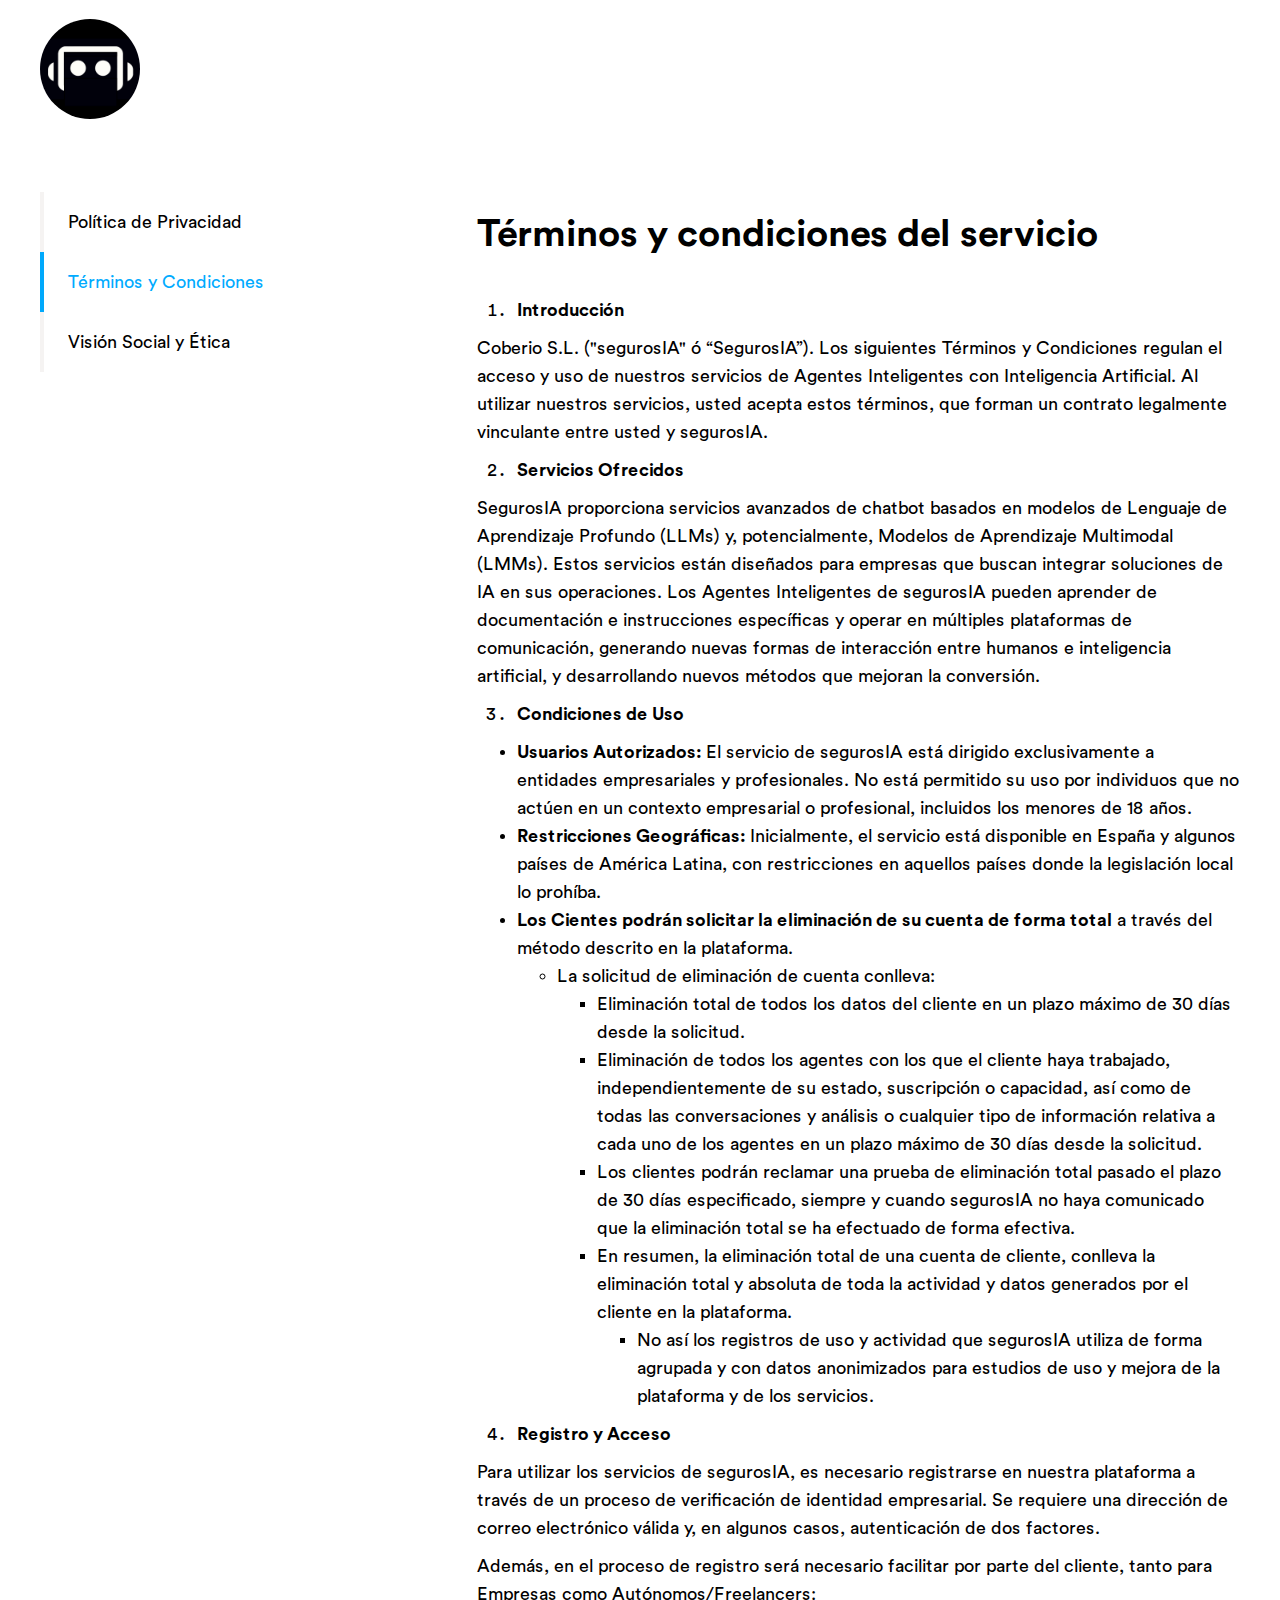
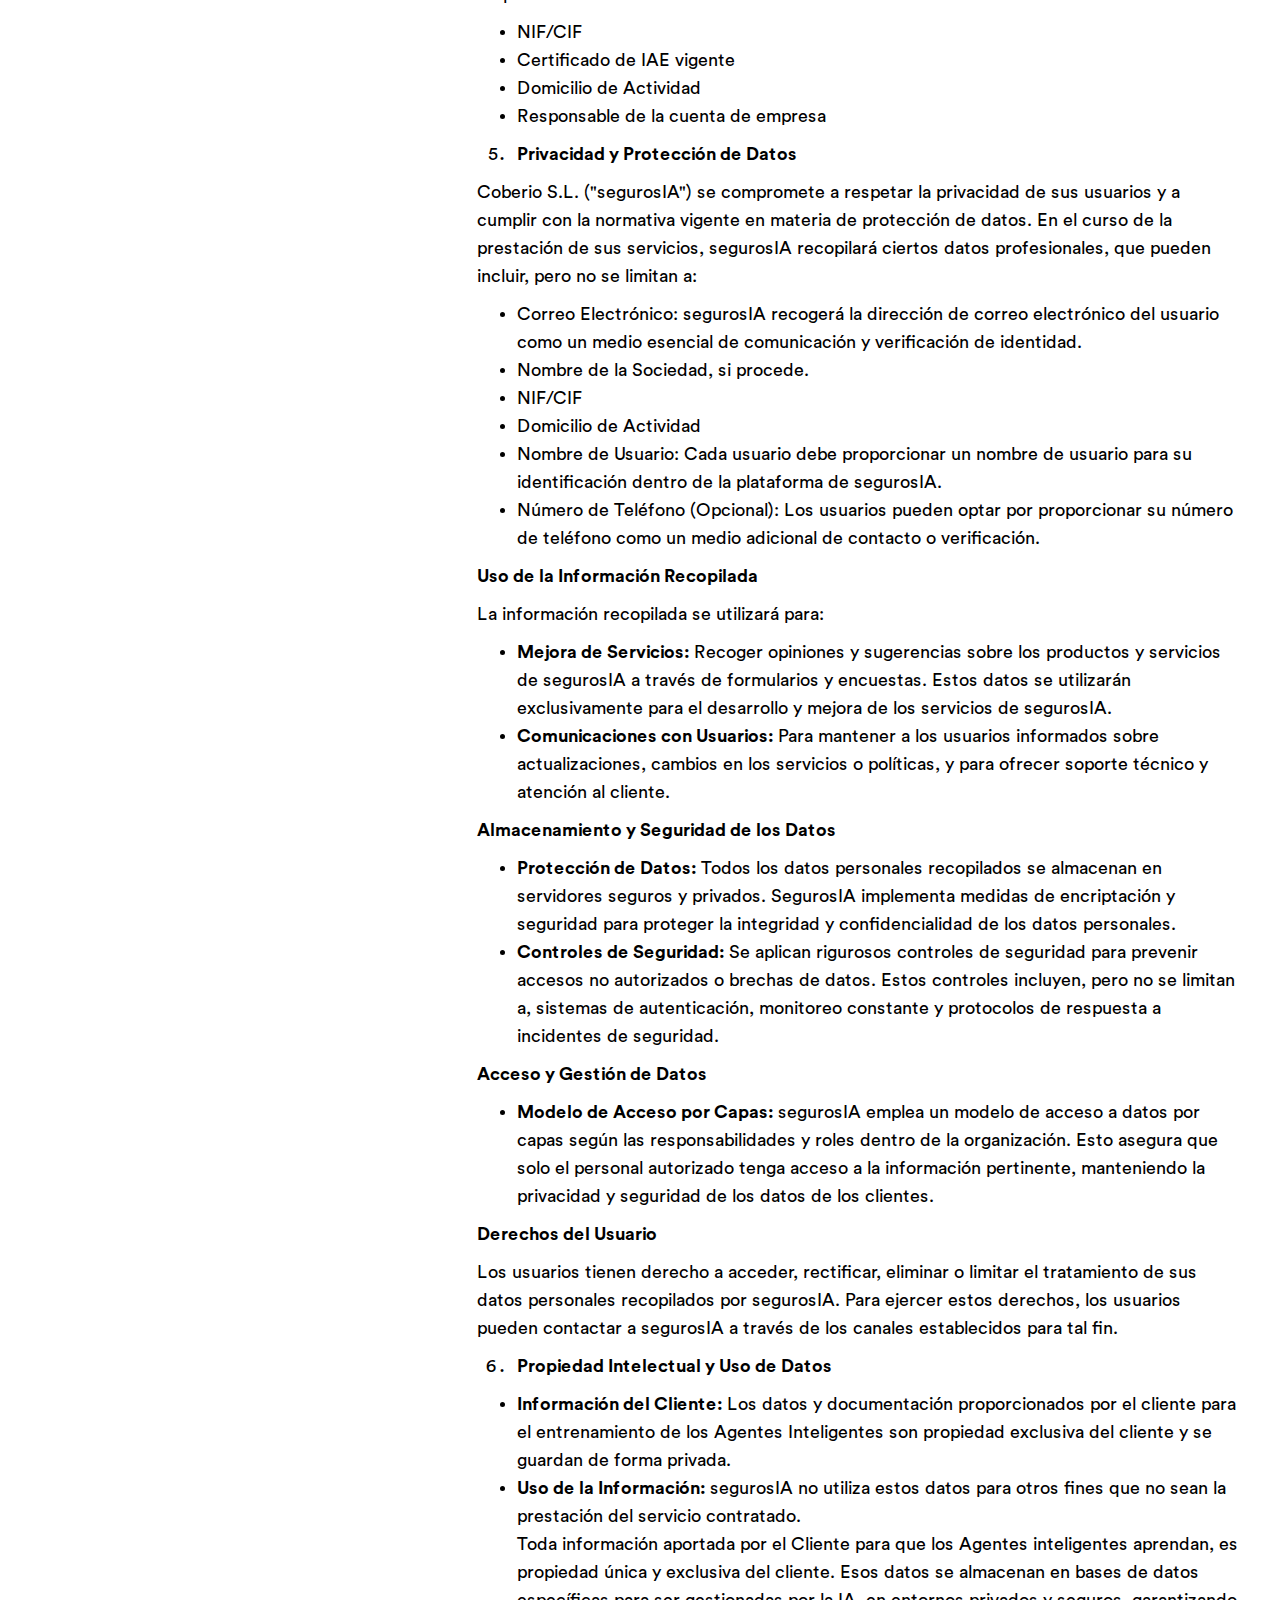
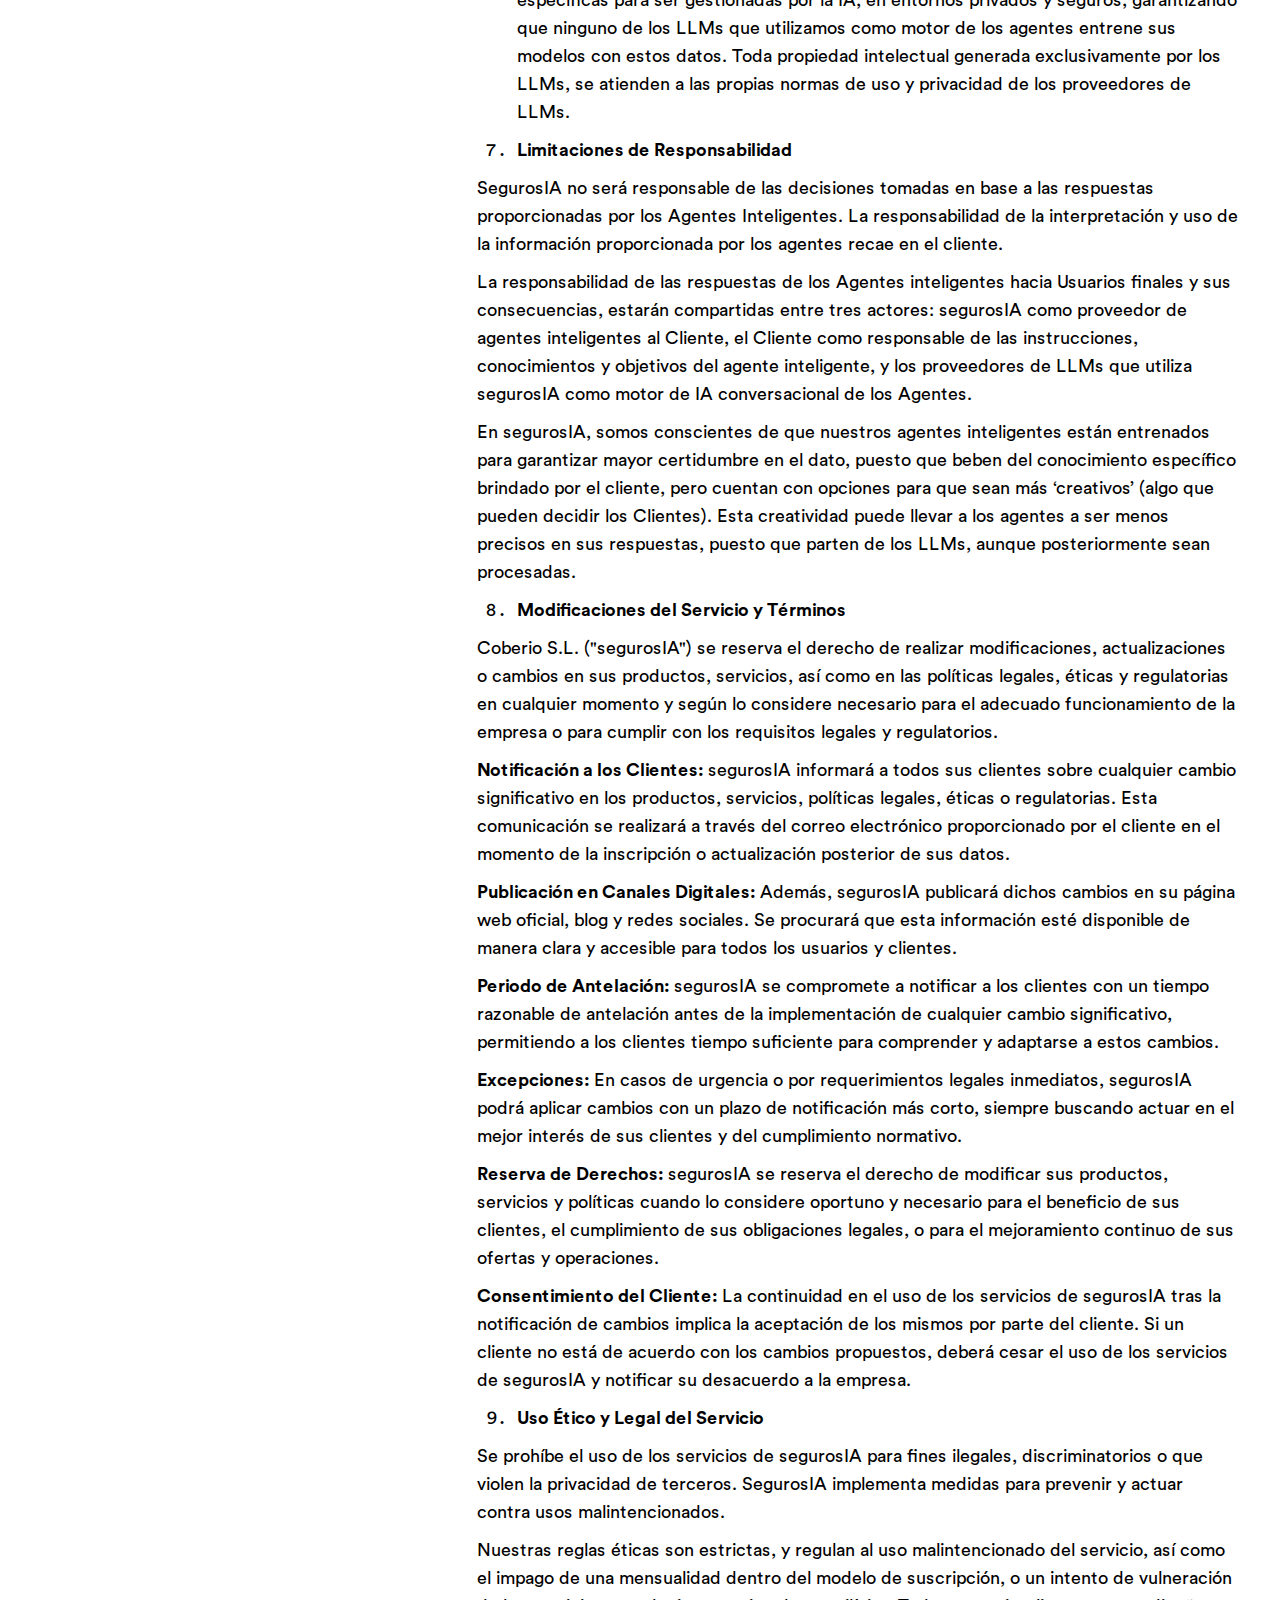
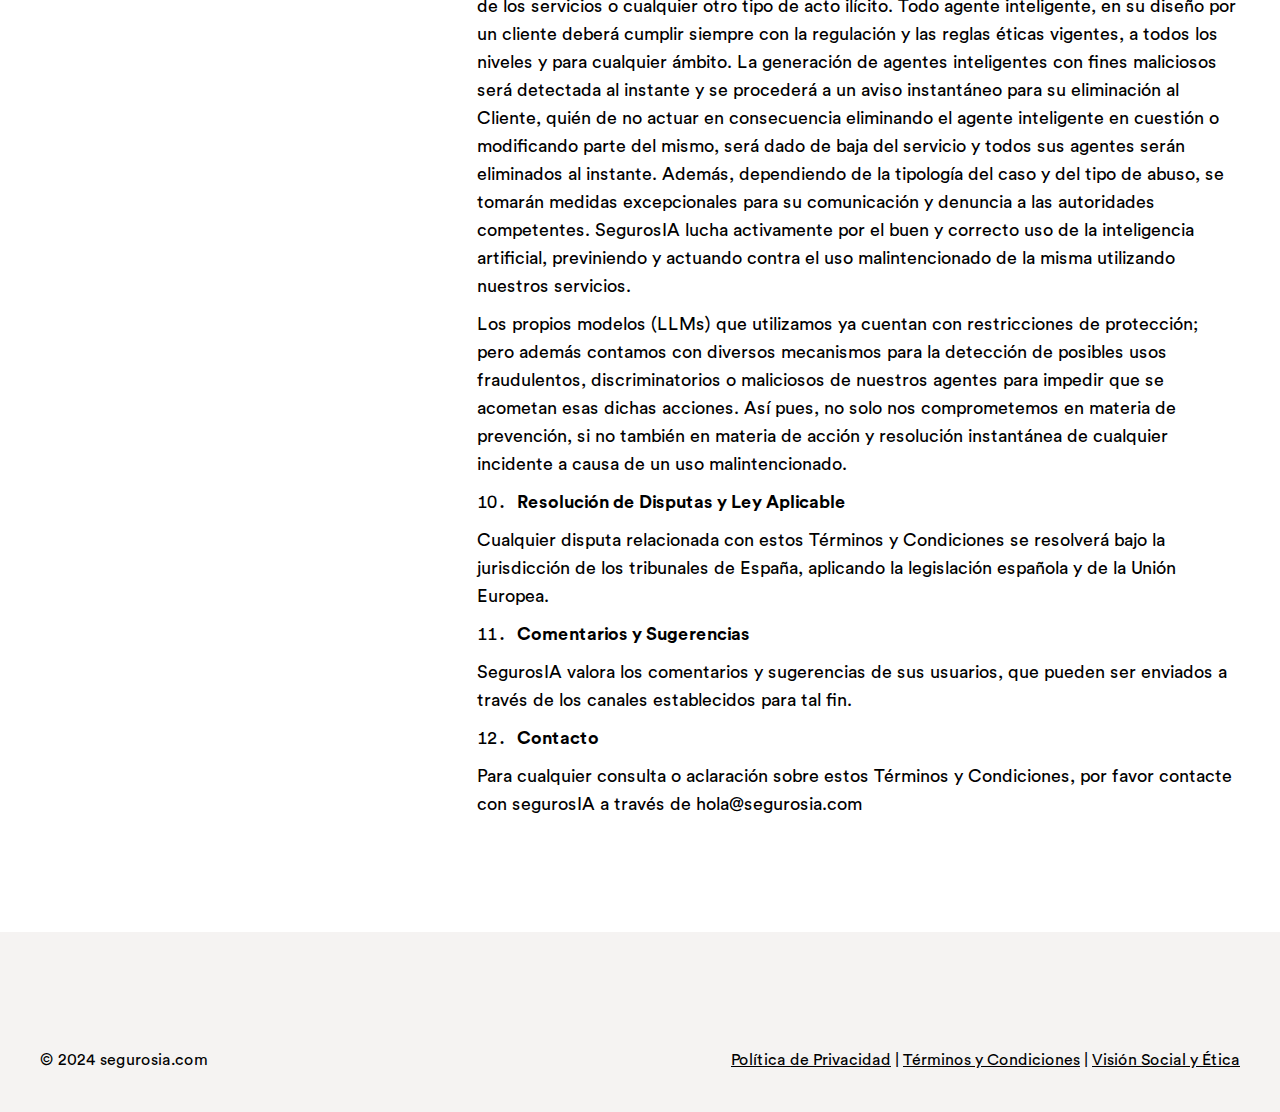
<file: terminosycondiciones.html>
<!DOCTYPE html>
<html>
<head>
  <meta charset="utf-8">
  <title>Términos y Condiciones | SegurosIA</title>
  <meta content="Términos y Condiciones | SegurosIA" property="og:title">
  <meta content="Términos y Condiciones | SegurosIA" property="twitter:title">
  <meta content="width=device-width, initial-scale=1" name="viewport">
  <link href="css/normalize.css" rel="stylesheet" type="text/css">
  <link href="css/base.css" rel="stylesheet" type="text/css">
  <link href="images/logo.png" rel="shortcut icon" type="image/x-icon">
  <link href="images/logo.png" rel="apple-touch-icon">
</head>
<body>
  <div class="navbar">
    <div class="navbar_container">
      <a href="https://segurosia.com" style="margin-top:50px;width:100px; height:100px;z-index:10;"><img class="logo" src="../images/logo.png" alt="segurosia.com Legal" ></a>
    </div>
  </div>
  <div class="section">
    <div class="container margin-l">
      <div class="w-layout-grid grid">
        <div class="tabs-wrapper">
          <a href="politicadeprivacidad" class="tab-link">Política de Privacidad</a>
          <a href="terminosycondiciones" class="tab-link w--current">Términos y Condiciones</a>
          <a href="visionsocialyetica"  class="tab-link">Visión Social y Ética</a>
        </div>
        <div class="legal-text-wrapper w-richtext">
          <h1 class="margin-40"><strong>T&eacute;rminos y condiciones del servicio</strong></h1>
          <ol>
          <li><strong> Introducci&oacute;n</strong></li>
          </ol>
          <p>Coberio S.L. ("segurosIA" &oacute; &ldquo;SegurosIA&rdquo;). Los siguientes T&eacute;rminos y Condiciones regulan el acceso y uso de nuestros servicios de Agentes Inteligentes con Inteligencia Artificial. Al utilizar nuestros servicios, usted acepta estos t&eacute;rminos, que forman un contrato legalmente vinculante entre usted y segurosIA.</p>
          <ol start="2">
          <li><strong> Servicios Ofrecidos</strong></li>
          </ol>
          <p>SegurosIA proporciona servicios avanzados de chatbot basados en modelos de Lenguaje de Aprendizaje Profundo (LLMs) y, potencialmente, Modelos de Aprendizaje Multimodal (LMMs). Estos servicios est&aacute;n dise&ntilde;ados para empresas que buscan integrar soluciones de IA en sus operaciones. Los Agentes Inteligentes de segurosIA pueden aprender de documentaci&oacute;n e instrucciones espec&iacute;ficas y operar en m&uacute;ltiples plataformas de comunicaci&oacute;n, generando nuevas formas de interacci&oacute;n entre humanos e inteligencia artificial, y desarrollando nuevos m&eacute;todos que mejoran la conversi&oacute;n.</p>
          <ol start="3">
          <li><strong> Condiciones de Uso</strong></li>
          </ol>
          <ul>
          <li><strong>Usuarios Autorizados:</strong> El servicio de segurosIA est&aacute; dirigido exclusivamente a entidades empresariales y profesionales. No est&aacute; permitido su uso por individuos que no act&uacute;en en un contexto empresarial o profesional, incluidos los menores de 18 a&ntilde;os.</li>
          <li><strong>Restricciones Geogr&aacute;ficas:</strong> Inicialmente, el servicio est&aacute; disponible en Espa&ntilde;a y algunos pa&iacute;ses de Am&eacute;rica Latina, con restricciones en aquellos pa&iacute;ses donde la legislaci&oacute;n local lo proh&iacute;ba.</li>
          <li><strong>Los Cientes podr&aacute;n solicitar la eliminaci&oacute;n de su cuenta de forma total</strong> a trav&eacute;s del m&eacute;todo descrito en la plataforma.</li>
          <ul>
          <li>La solicitud de eliminaci&oacute;n de cuenta conlleva:</li>
          <ul>
          <li>Eliminaci&oacute;n total de todos los datos del cliente en un plazo m&aacute;ximo de 30 d&iacute;as desde la solicitud.</li>
          <li>Eliminaci&oacute;n de todos los agentes con los que el cliente haya trabajado, independientemente de su estado, suscripci&oacute;n o capacidad, as&iacute; como de todas las conversaciones y an&aacute;lisis o cualquier tipo de informaci&oacute;n relativa a cada uno de los agentes en un plazo m&aacute;ximo de 30 d&iacute;as desde la solicitud.</li>
          <li>Los clientes podr&aacute;n reclamar una prueba de eliminaci&oacute;n total pasado el plazo de 30 d&iacute;as especificado, siempre y cuando segurosIA no haya comunicado que la eliminaci&oacute;n total se ha efectuado de forma efectiva.</li>
          <li>En resumen, la eliminaci&oacute;n total de una cuenta de cliente, conlleva la eliminaci&oacute;n total y absoluta de toda la actividad y datos generados por el cliente en la plataforma.</li>
          <ul>
          <li>No as&iacute; los registros de uso y actividad que segurosIA utiliza de forma agrupada y con datos anonimizados para estudios de uso y mejora de la plataforma y de los servicios.</li>
          </ul>
          </ul>
          </ul>
          </ul>
          <ol start="4">
          <li><strong> Registro y Acceso</strong></li>
          </ol>
          <p>Para utilizar los servicios de segurosIA, es necesario registrarse en nuestra plataforma a trav&eacute;s de un proceso de verificaci&oacute;n de identidad empresarial. Se requiere una direcci&oacute;n de correo electr&oacute;nico v&aacute;lida y, en algunos casos, autenticaci&oacute;n de dos factores.</p>
          <p>Adem&aacute;s, en el proceso de registro ser&aacute; necesario facilitar por parte del cliente, tanto para Empresas como Aut&oacute;nomos/Freelancers:</p>
          <ul>
          <li>NIF/CIF</li>
          <li>Certificado de IAE vigente</li>
          <li>Domicilio de Actividad</li>
          <li>Responsable de la cuenta de empresa</li>
          </ul>
          <ol start="5">
          <li><strong> Privacidad y Protecci&oacute;n de Datos</strong></li>
          </ol>
          <p>Coberio S.L. ("segurosIA") se compromete a respetar la privacidad de sus usuarios y a cumplir con la normativa vigente en materia de protecci&oacute;n de datos. En el curso de la prestaci&oacute;n de sus servicios, segurosIA recopilar&aacute; ciertos datos profesionales, que pueden incluir, pero no se limitan a:</p>
          <ul>
          <li>Correo Electr&oacute;nico: segurosIA recoger&aacute; la direcci&oacute;n de correo electr&oacute;nico del usuario como un medio esencial de comunicaci&oacute;n y verificaci&oacute;n de identidad.</li>
          <li>Nombre de la Sociedad, si procede.</li>
          <li>NIF/CIF</li>
          <li>Domicilio de Actividad</li>
          <li>Nombre de Usuario: Cada usuario debe proporcionar un nombre de usuario para su identificaci&oacute;n dentro de la plataforma de segurosIA.</li>
          <li>N&uacute;mero de Tel&eacute;fono (Opcional): Los usuarios pueden optar por proporcionar su n&uacute;mero de tel&eacute;fono como un medio adicional de contacto o verificaci&oacute;n.</li>
          </ul>
          <p><strong>Uso de la Informaci&oacute;n Recopilada</strong></p>
          <p>La informaci&oacute;n recopilada se utilizar&aacute; para:</p>
          <ul>
          <li><strong>Mejora de Servicios:</strong> Recoger opiniones y sugerencias sobre los productos y servicios de segurosIA a trav&eacute;s de formularios y encuestas. Estos datos se utilizar&aacute;n exclusivamente para el desarrollo y mejora de los servicios de segurosIA.</li>
          <li><strong>Comunicaciones con Usuarios:</strong> Para mantener a los usuarios informados sobre actualizaciones, cambios en los servicios o pol&iacute;ticas, y para ofrecer soporte t&eacute;cnico y atenci&oacute;n al cliente.</li>
          </ul>
          <p><strong>Almacenamiento y Seguridad de los Datos</strong></p>
          <ul>
          <li><strong>Protecci&oacute;n de Datos:</strong> Todos los datos personales recopilados se almacenan en servidores seguros y privados. SegurosIA implementa medidas de encriptaci&oacute;n y seguridad para proteger la integridad y confidencialidad de los datos personales.</li>
          <li><strong>Controles de Seguridad:</strong> Se aplican rigurosos controles de seguridad para prevenir accesos no autorizados o brechas de datos. Estos controles incluyen, pero no se limitan a, sistemas de autenticaci&oacute;n, monitoreo constante y protocolos de respuesta a incidentes de seguridad.</li>
          </ul>
          <p><strong>Acceso y Gesti&oacute;n de Datos</strong></p>
          <ul>
          <li><strong>Modelo de Acceso por Capas:</strong> segurosIA emplea un modelo de acceso a datos por capas seg&uacute;n las responsabilidades y roles dentro de la organizaci&oacute;n. Esto asegura que solo el personal autorizado tenga acceso a la informaci&oacute;n pertinente, manteniendo la privacidad y seguridad de los datos de los clientes.</li>
          </ul>
          <p><strong>Derechos del Usuario</strong></p>
          <p>Los usuarios tienen derecho a acceder, rectificar, eliminar o limitar el tratamiento de sus datos personales recopilados por segurosIA. Para ejercer estos derechos, los usuarios pueden contactar a segurosIA a trav&eacute;s de los canales establecidos para tal fin.</p>
          <ol start="6">
          <li><strong> Propiedad Intelectual y Uso de Datos</strong></li>
          </ol>
          <ul>
          <li><strong>Informaci&oacute;n del Cliente:</strong> Los datos y documentaci&oacute;n proporcionados por el cliente para el entrenamiento de los Agentes Inteligentes son propiedad exclusiva del cliente y se guardan de forma privada.</li>
          <li><strong>Uso de la Informaci&oacute;n:</strong> segurosIA no utiliza estos datos para otros fines que no sean la prestaci&oacute;n del servicio contratado.<br />Toda informaci&oacute;n aportada por el Cliente para que los Agentes inteligentes aprendan, es propiedad &uacute;nica y exclusiva del cliente. Esos datos se almacenan en bases de datos espec&iacute;ficas para ser gestionadas por la IA, en entornos privados y seguros, garantizando que ninguno de los LLMs que utilizamos como motor de los agentes entrene sus modelos con estos datos. Toda propiedad intelectual generada exclusivamente por los LLMs, se atienden a las propias normas de uso y privacidad de los proveedores de LLMs.</li>
          </ul>
          <ol start="7">
          <li><strong> Limitaciones de Responsabilidad</strong></li>
          </ol>
          <p>SegurosIA no ser&aacute; responsable de las decisiones tomadas en base a las respuestas proporcionadas por los Agentes Inteligentes. La responsabilidad de la interpretaci&oacute;n y uso de la informaci&oacute;n proporcionada por los agentes recae en el cliente.</p>
          <p>La responsabilidad de las respuestas de los Agentes inteligentes hacia Usuarios finales y sus consecuencias, estar&aacute;n compartidas entre tres actores: segurosIA como proveedor de agentes inteligentes al Cliente, el Cliente como responsable de las instrucciones, conocimientos y objetivos del agente inteligente, y los proveedores de LLMs que utiliza segurosIA como motor de IA conversacional de los Agentes.</p>
          <p>En segurosIA, somos conscientes de que nuestros agentes inteligentes est&aacute;n entrenados para garantizar mayor certidumbre en el dato, puesto que beben del conocimiento espec&iacute;fico brindado por el cliente, pero cuentan con opciones para que sean m&aacute;s &lsquo;creativos&rsquo; (algo que pueden decidir los Clientes). Esta creatividad puede llevar a los agentes a ser menos precisos en sus respuestas, puesto que parten de los LLMs, aunque posteriormente sean procesadas.</p>
          <ol start="8">
          <li><strong> Modificaciones del Servicio y T&eacute;rminos</strong></li>
          </ol>
          <p>Coberio S.L. ("segurosIA") se reserva el derecho de realizar modificaciones, actualizaciones o cambios en sus productos, servicios, as&iacute; como en las pol&iacute;ticas legales, &eacute;ticas y regulatorias en cualquier momento y seg&uacute;n lo considere necesario para el adecuado funcionamiento de la empresa o para cumplir con los requisitos legales y regulatorios.</p>
          <p><strong>Notificaci&oacute;n a los Clientes:</strong> segurosIA informar&aacute; a todos sus clientes sobre cualquier cambio significativo en los productos, servicios, pol&iacute;ticas legales, &eacute;ticas o regulatorias. Esta comunicaci&oacute;n se realizar&aacute; a trav&eacute;s del correo electr&oacute;nico proporcionado por el cliente en el momento de la inscripci&oacute;n o actualizaci&oacute;n posterior de sus datos.</p>
          <p><strong>Publicaci&oacute;n en Canales Digitales:</strong> Adem&aacute;s, segurosIA publicar&aacute; dichos cambios en su p&aacute;gina web oficial, blog y redes sociales. Se procurar&aacute; que esta informaci&oacute;n est&eacute; disponible de manera clara y accesible para todos los usuarios y clientes.</p>
          <p><strong>Periodo de Antelaci&oacute;n:</strong> segurosIA se compromete a notificar a los clientes con un tiempo razonable de antelaci&oacute;n antes de la implementaci&oacute;n de cualquier cambio significativo, permitiendo a los clientes tiempo suficiente para comprender y adaptarse a estos cambios.</p>
          <p><strong>Excepciones:</strong> En casos de urgencia o por requerimientos legales inmediatos, segurosIA podr&aacute; aplicar cambios con un plazo de notificaci&oacute;n m&aacute;s corto, siempre buscando actuar en el mejor inter&eacute;s de sus clientes y del cumplimiento normativo.</p>
          <p><strong>Reserva de Derechos:</strong> segurosIA se reserva el derecho de modificar sus productos, servicios y pol&iacute;ticas cuando lo considere oportuno y necesario para el beneficio de sus clientes, el cumplimiento de sus obligaciones legales, o para el mejoramiento continuo de sus ofertas y operaciones.</p>
          <p><strong>Consentimiento del Cliente:</strong> La continuidad en el uso de los servicios de segurosIA tras la notificaci&oacute;n de cambios implica la aceptaci&oacute;n de los mismos por parte del cliente. Si un cliente no est&aacute; de acuerdo con los cambios propuestos, deber&aacute; cesar el uso de los servicios de segurosIA y notificar su desacuerdo a la empresa.</p>
          <ol start="9">
          <li><strong> Uso &Eacute;tico y Legal del Servicio</strong></li>
          </ol>
          <p>Se proh&iacute;be el uso de los servicios de segurosIA para fines ilegales, discriminatorios o que violen la privacidad de terceros. SegurosIA implementa medidas para prevenir y actuar contra usos malintencionados.</p>
          <p>Nuestras reglas &eacute;ticas son estrictas, y regulan al uso malintencionado del servicio, as&iacute; como el impago de una mensualidad dentro del modelo de suscripci&oacute;n, o un intento de vulneraci&oacute;n de los servicios o cualquier otro tipo de acto il&iacute;cito. Todo agente inteligente, en su dise&ntilde;o por un cliente deber&aacute; cumplir siempre con la regulaci&oacute;n y las reglas &eacute;ticas vigentes, a todos los niveles y para cualquier &aacute;mbito. La generaci&oacute;n de agentes inteligentes con fines maliciosos ser&aacute; detectada al instante y se proceder&aacute; a un aviso instant&aacute;neo para su eliminaci&oacute;n al Cliente, qui&eacute;n de no actuar en consecuencia eliminando el agente inteligente en cuesti&oacute;n o modificando parte del mismo, ser&aacute; dado de baja del servicio y todos sus agentes ser&aacute;n eliminados al instante. Adem&aacute;s, dependiendo de la tipolog&iacute;a del caso y del tipo de abuso, se tomar&aacute;n medidas excepcionales para su comunicaci&oacute;n y denuncia a las autoridades competentes. SegurosIA lucha activamente por el buen y correcto uso de la inteligencia artificial, previniendo y actuando contra el uso malintencionado de la misma utilizando nuestros servicios.</p>
          <p>Los propios modelos (LLMs) que utilizamos ya cuentan con restricciones de protecci&oacute;n; pero adem&aacute;s contamos con diversos mecanismos para la detecci&oacute;n de posibles usos fraudulentos, discriminatorios o maliciosos de nuestros agentes para impedir que se acometan esas dichas acciones. As&iacute; pues, no solo nos comprometemos en materia de prevenci&oacute;n, si no tambi&eacute;n en materia de acci&oacute;n y resoluci&oacute;n instant&aacute;nea de cualquier incidente a causa de un uso malintencionado.</p>
          <ol start="10">
          <li><strong> Resoluci&oacute;n de Disputas y Ley Aplicable</strong></li>
          </ol>
          <p>Cualquier disputa relacionada con estos T&eacute;rminos y Condiciones se resolver&aacute; bajo la jurisdicci&oacute;n de los tribunales de Espa&ntilde;a, aplicando la legislaci&oacute;n espa&ntilde;ola y de la Uni&oacute;n Europea.</p>
          <ol start="11">
          <li><strong> Comentarios y Sugerencias</strong></li>
          </ol>
          <p>SegurosIA valora los comentarios y sugerencias de sus usuarios, que pueden ser enviados a trav&eacute;s de los canales establecidos para tal fin.</p>
          <ol start="12">
          <li><strong> Contacto</strong></li>
          </ol>
          <p>Para cualquier consulta o aclaraci&oacute;n sobre estos T&eacute;rminos y Condiciones, por favor contacte con segurosIA a trav&eacute;s de hola@segurosia.com</p>
        </div>
      </div>
    </div>
  </div>
  <div id="Footer" class="section footer">
    <div class="container">
      <div class="footer-wrap">
        
        <div class="fotter_bottom-wrap">
          <div class="small margin-bottom-16">© 2024 segurosia.com</div>
          <div class="small margin-bottom-16">
            <a href="politicadeprivacidad">Política de Privacidad</a> | <a href="terminosycondiciones" aria-current="page" class="w--current">Términos y Condiciones</a> | <a href="visionsocialyetica">Visión Social y Ética</a>
          </div>
        </div>
      </div>
    </div>
  </div>
</body>
</html>
</file>
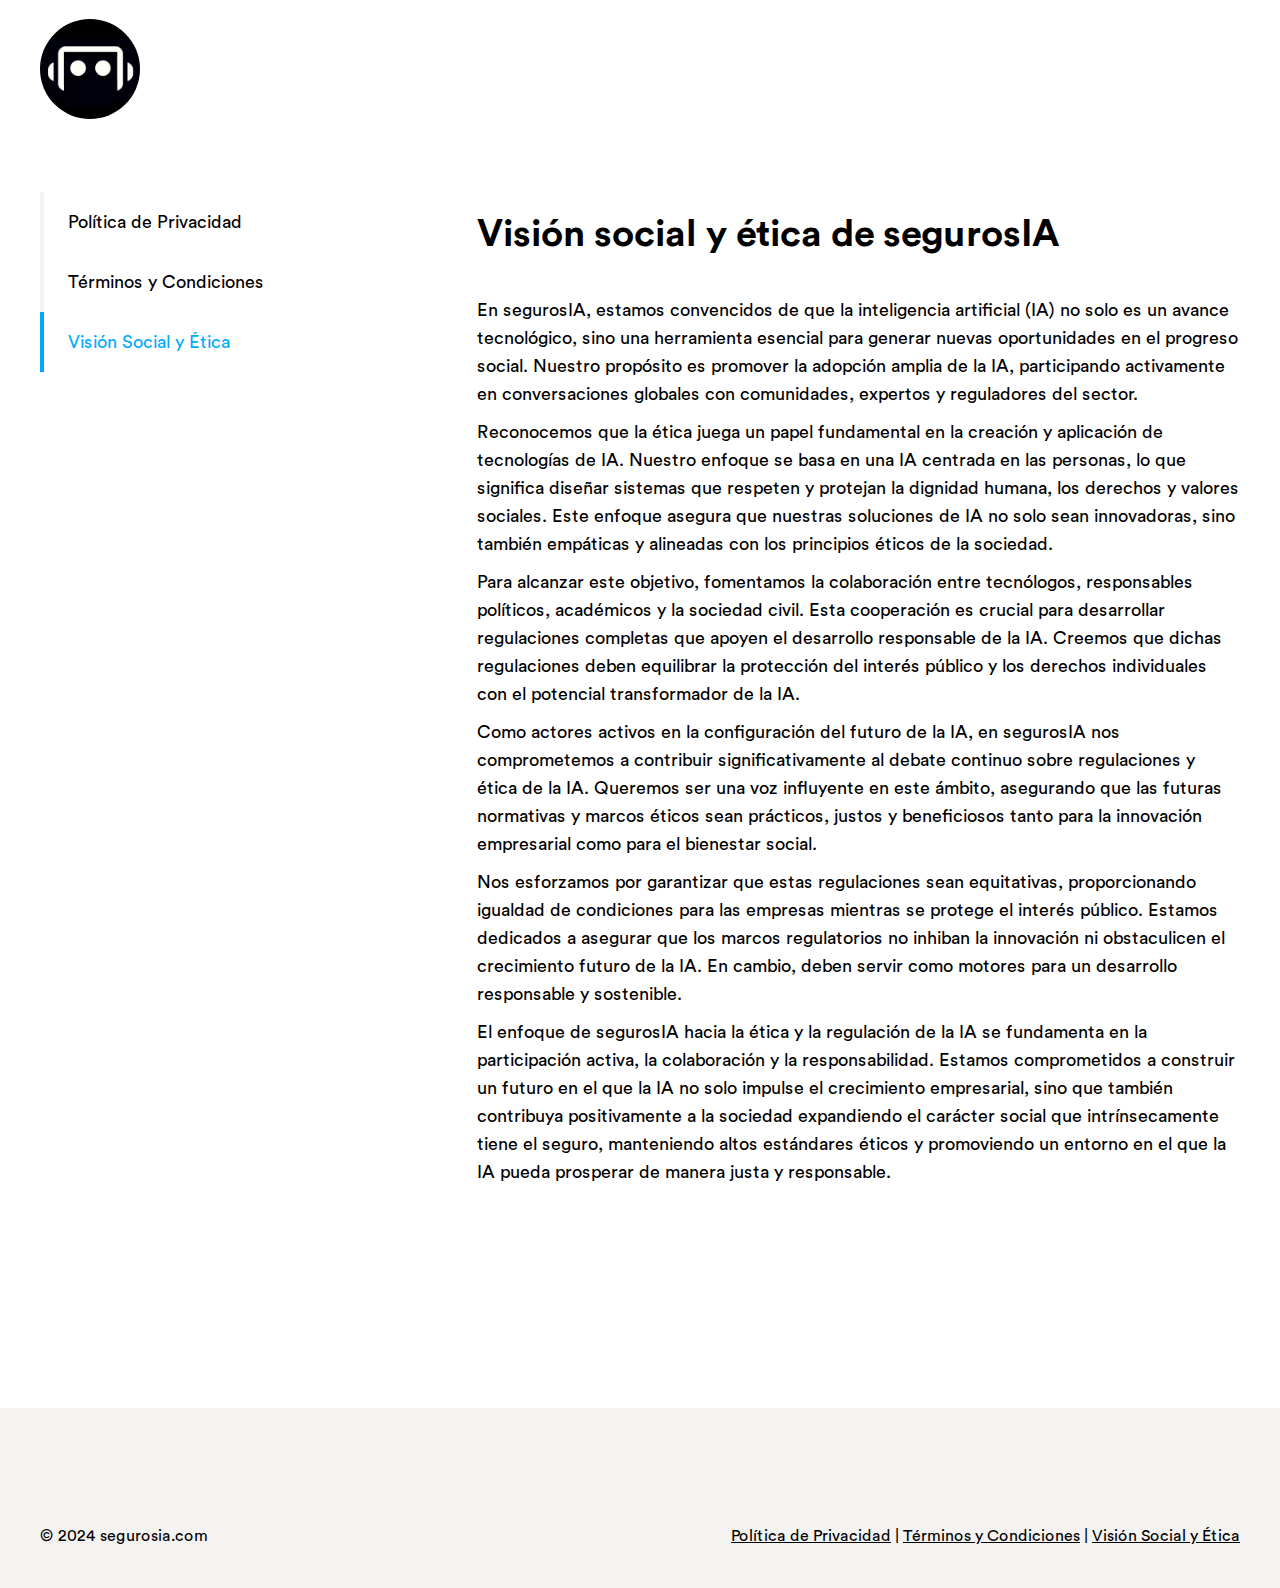
<file: visionsocialyetica.html>
<!DOCTYPE html>
<html>
<head>
  <meta charset="utf-8">
  <title>Visión Social y Ética | SegurosIA</title>
  <meta content="Visión Social y Ética | SegurosIA" property="og:title">
  <meta content="Visión Social y Ética | SegurosIA" property="twitter:title">
  <meta content="width=device-width, initial-scale=1" name="viewport">
  <link href="css/normalize.css" rel="stylesheet" type="text/css">
  <link href="css/base.css" rel="stylesheet" type="text/css">
  <link href="images/logo.png" rel="shortcut icon" type="image/x-icon">
  <link href="images/logo.png" rel="apple-touch-icon">
</head>
<body>
  <div class="navbar">
    <div class="navbar_container">
      <a href="https://segurosia.com" style="margin-top:50px;width:100px; height:100px;z-index:10;"><img class="logo" src="../images/logo.png" alt="segurosia.com Legal" ></a>
    </div>
  </div>
  <div class="section">
    <div class="container margin-l">
      <div class="w-layout-grid grid">
        <div class="tabs-wrapper">
          <a href="politicadeprivacidad" class="tab-link">Política de Privacidad</a>
          <a href="terminosycondiciones" class="tab-link">Términos y Condiciones</a>
          <a href="visionsocialyetica"  class="tab-link w--current">Visión Social y Ética</a>
        </div>
        <div class="legal-text-wrapper w-richtext">
          <h1 class="margin-40"><strong>Visi&oacute;n social y &eacute;tica de segurosIA&nbsp;</strong></h1>
<p>En segurosIA, estamos convencidos de que la inteligencia artificial (IA) no solo es un avance tecnol&oacute;gico, sino una herramienta esencial para generar nuevas oportunidades en el progreso social. Nuestro prop&oacute;sito es promover la adopci&oacute;n amplia de la IA, participando activamente en conversaciones globales con comunidades, expertos y reguladores del sector.</p>
<p>Reconocemos que la &eacute;tica juega un papel fundamental en la creaci&oacute;n y aplicaci&oacute;n de tecnolog&iacute;as de IA. Nuestro enfoque se basa en una IA centrada en las personas, lo que significa dise&ntilde;ar sistemas que respeten y protejan la dignidad humana, los derechos y valores sociales. Este enfoque asegura que nuestras soluciones de IA no solo sean innovadoras, sino tambi&eacute;n emp&aacute;ticas y alineadas con los principios &eacute;ticos de la sociedad.</p>
<p>Para alcanzar este objetivo, fomentamos la colaboraci&oacute;n entre tecn&oacute;logos, responsables pol&iacute;ticos, acad&eacute;micos y la sociedad civil. Esta cooperaci&oacute;n es crucial para desarrollar regulaciones completas que apoyen el desarrollo responsable de la IA. Creemos que dichas regulaciones deben equilibrar la protecci&oacute;n del inter&eacute;s p&uacute;blico y los derechos individuales con el potencial transformador de la IA.</p>
<p>Como actores activos en la configuraci&oacute;n del futuro de la IA, en segurosIA nos comprometemos a contribuir significativamente al debate continuo sobre regulaciones y &eacute;tica de la IA. Queremos ser una voz influyente en este &aacute;mbito, asegurando que las futuras normativas y marcos &eacute;ticos sean pr&aacute;cticos, justos y beneficiosos tanto para la innovaci&oacute;n empresarial como para el bienestar social.</p>
<p>Nos esforzamos por garantizar que estas regulaciones sean equitativas, proporcionando igualdad de condiciones para las empresas mientras se protege el inter&eacute;s p&uacute;blico. Estamos dedicados a asegurar que los marcos regulatorios no inhiban la innovaci&oacute;n ni obstaculicen el crecimiento futuro de la IA. En cambio, deben servir como motores para un desarrollo responsable y sostenible.</p>
<p>El enfoque de segurosIA hacia la &eacute;tica y la regulaci&oacute;n de la IA se fundamenta en la participaci&oacute;n activa, la colaboraci&oacute;n y la responsabilidad. Estamos comprometidos a construir un futuro en el que la IA no solo impulse el crecimiento empresarial, sino que tambi&eacute;n contribuya positivamente a la sociedad expandiendo el car&aacute;cter social que intr&iacute;nsecamente tiene el seguro, manteniendo altos est&aacute;ndares &eacute;ticos y promoviendo un entorno en el que la IA pueda prosperar de manera justa y responsable.</p>
<h1><br /><br /></h1>
        </div>
      </div>
    </div>
  </div>
  <div id="Footer" class="section footer">
    <div class="container">
      <div class="footer-wrap">
        
        <div class="fotter_bottom-wrap">
          <div class="small margin-bottom-16">© 2024 segurosia.com</div>
          <div class="small margin-bottom-16">
            <a href="politicadeprivacidad">Política de Privacidad</a> | <a href="terminosycondiciones" aria-current="page" class="w--current">Términos y Condiciones</a> | <a href="visionsocialyetica">Visión Social y Ética</a>
          </div>
        </div>
      </div>
    </div>
  </div>
</body>
</html>
</file>
<file: css/base.css>
@font-face {
  font-family: 'Circularstd';
  src: url('../fonts/CircularStd-Bold.ttf') format('truetype');
  font-weight: 700;
  font-style: normal;
  font-display: swap;
}
@font-face {
  font-family: 'Circularstd';
  src: url('../fonts/CircularStd-Book.ttf') format('truetype');
  font-weight: 400;
  font-style: normal;
  font-display: swap;
}

* {
  -webkit-box-sizing: border-box;
  -moz-box-sizing: border-box;
  box-sizing: border-box;
}
html {
  height: 100%;
}
body {
  margin: 0;
  min-height: 100%;
  background-color: #fff;
  font-family: Arial, sans-serif;
  font-size: 14px;
  line-height: 20px;
  color: #333;
}
img {
  max-width: 100%;
  vertical-align: middle;
  display: inline-block;
}
html.w-mod-touch * {
  background-attachment: scroll !important;
}
.w-block {
  display: block;
}
.w-inline-block {
  max-width: 100%;
  display: inline-block;
}
.w-clearfix:before,
.w-clearfix:after {
  content: " ";
  display: table;
  grid-column-start: 1;
  grid-row-start: 1;
  grid-column-end: 2;
  grid-row-end: 2;
}
.w-clearfix:after {
  clear: both;
}
.w-hidden {
  display: none;
}
.w-button {
  display: inline-block;
  padding: 9px 15px;
  background-color: #3898EC;
  color: white;
  border: 0;
  line-height: inherit;
  text-decoration: none;
  cursor: pointer;
  border-radius: 0;
}
h1,
h2,
h3,
h4,
h5,
h6 {
  font-weight: bold;
  margin-bottom: 10px;
}
h1 {
  font-size: 38px;
  line-height: 44px;
  margin-top: 20px;
}
h2 {
  font-size: 32px;
  line-height: 36px;
  margin-top: 20px;
}
h3 {
  font-size: 24px;
  line-height: 30px;
  margin-top: 20px;
}
h4 {
  font-size: 18px;
  line-height: 24px;
  margin-top: 10px;
}
h5 {
  font-size: 14px;
  line-height: 20px;
  margin-top: 10px;
}
h6 {
  font-size: 12px;
  line-height: 18px;
  margin-top: 10px;
}
p {
  margin-top: 0;
  margin-bottom: 10px;
}
blockquote {
  margin: 0 0 10px 0;
  padding: 10px 20px;
  border-left: 5px solid #E2E2E2;
  font-size: 18px;
  line-height: 22px;
}
figure {
  margin: 0;
  margin-bottom: 10px;
}
figcaption {
  margin-top: 5px;
  text-align: center;
}
ul,
ol {
  margin-top: 0px;
  margin-bottom: 10px;
  padding-left: 40px;
}


:root {
  --black: black;
  --white: white;
  --off-white: #f5f3f2;
  --purple: #e6def0;
  --turquoise: #c1dedc;
  --grey: #d9d9d9;
  --dark-grey: #595959;
  --light-grey: #f2f2f2;
}


.w-layout-grid {
  grid-row-gap: 16px;
  grid-column-gap: 16px;
  grid-template-rows: auto auto;
  grid-template-columns: 1fr 1fr;
  grid-auto-columns: 1fr;
  display: grid;
}

body {
  color: var(--black);
  font-family: Circularstd, sans-serif;
  font-size: 18px;
  font-weight: 400;
  line-height: 28px;
}

a {
  color: var(--black);
  text-decoration: underline;
}

.header {
  z-index: 100;
  background-color: rgba(0, 0, 0, 0);
  justify-content: space-between;
  padding: 24px 40px;
  position: relative;
  top: 0%;
  bottom: auto;
  left: 0%;
  right: 0%;
}

.container {
  width: 100%;
  max-width: 1232px;
  margin-left: auto;
  margin-right: auto;
}

.container.large {
  max-width: 1344px;
}

.container.align-right {
  justify-content: flex-end;
  display: flex;
}

.container.margin-l {
  margin-top: 0;
  padding-top: 104px;
  padding-bottom: 104px;
}

.nav-wrap {
  z-index: 1;
  width: 100%;
  background-color: rgba(0, 0, 0, 0);
  justify-content: space-between;
  align-items: center;
  margin-top: 0;
  padding: 0;
  display: flex;
  position: relative;
}

.nav-logo {
  width: 240px;
  padding-top: 8px;
}

.nav-link-wrap {
  align-items: center;
  display: flex;
}

.button {
  background-color: var(--white);
  color: var(--black);
  border: 2px solid #000;
  border-radius: 12px;
  padding: 10px 24px;
  transition: color .2s, background-color .2s;
}

.button:hover, .button.black {
  background-color: var(--black);
  color: var(--white);
}

.button.black:hover {
  background-color: #303030;
  border-color: #303030;
}

.button.black.form {
  margin-left: 0;
}

.button.nav {
  padding: 8px 20px;
}

.nav-link {
  color: var(--black);
  margin-left: 20px;
  margin-right: 20px;
  text-decoration: none;
  transition: all .3s;
  display: inline-block;
}

.nav-link:hover {
  opacity: .65;
  transform: translate(0, -2px);
}

.nav-link.last {
  margin-right: 0;
}

.section {
  width: 100%;
  padding-left: 40px;
  padding-right: 40px;
  position: relative;
}

.section.hero {
  height: 100vh;
  max-height: 800px;
  justify-content: center;
  align-items: center;
  padding-top: 0;
  display: flex;
  overflow: visible;
}

.section.full {
  padding-left: 0;
  padding-right: 0;
}

.section.off-white, .section.footer {
  background-color: var(--off-white);
}

.section.gradient-180 {
  background-image: linear-gradient(to bottom, var(--purple) 5%, var(--turquoise) 95%);
}

.section.margin-top-76 {
  margin-top: 76px;
}

.section.backgroud-2 {
  background-color: var(--white);
}

.hero_text-wrap {
  z-index: 5;
  width: 56%;
  max-width: 560px;
  position: relative;
}

.h1 {
  margin-top: 0;
  margin-bottom: 0;
  font-size: 64px;
  line-height: 72px;
  overflow: hidden;
}

.inline {
  display: inline-block;
  position: relative;
}

.paragraph.hero {
  max-width: 480px;
  margin-top: 32px;
  margin-bottom: 40px;
}

.hero-form {
  width: 100%;
  height: 56px;
  grid-column-gap: 16px;
  grid-row-gap: 16px;
  grid-template-rows: auto auto;
  grid-template-columns: 1.75fr 1fr;
  grid-auto-columns: 1fr;
  display: grid;
}

.form-field {
  height: 100%;
  background-color: var(--white);
  border: 2px solid rgba(0, 0, 0, .1);
  border-radius: 12px;
  margin-bottom: 0;
  padding: 14px 24px;
  font-size: 18px;
  transition: all .3s;
}

.form-field:hover {
  border-style: solid;
  border-color: var(--black);
}

.form-field:focus {
  border-width: 2px;
  border-color: var(--black);
  padding: 13px 24px;
}

.form-field::-ms-input-placeholder {
  color: rgba(0, 0, 0, .5);
}

.form-field::placeholder {
  color: rgba(0, 0, 0, .5);
}

.form-field.white {
  background-color: var(--white);
  border-color: rgba(0, 0, 0, .15);
}

.form-field.white:focus {
  border-color: var(--black);
}

.creators_wrap {
  flex-direction: column;
  justify-content: flex-start;
  align-items: flex-start;
  padding-top: 120px;
  display: block;
  position: relative;
}

.creator_block {
  min-width: 394px;
  background-color: var(--white);
  border-radius: 12px;
  margin-right: 24px;
  padding: 32px;
  display: block;
}

.creator_container {
  justify-content: flex-start;
  align-items: center;
  padding: 64px 24px 120px;
  overflow: hidden;
}

.creator_content {
  display: flex;
}

.block_top-wrap {
  align-items: center;
  margin-bottom: 24px;
  display: flex;
}

.block-profile-img {
  width: 64px;
  height: 64px;
  margin-right: 24px;
}

.block_username {
  font-size: 24px;
  font-weight: 700;
}

.block_followers {
  margin-top: 5px;
}

.block_text {
  max-width: 330px;
}

.hero_illustration {
  width: 65vw;
  height: 100%;
  position: absolute;
  top: auto;
  bottom: 0%;
  left: auto;
  right: 0%;
  overflow: visible;
}

.illustration {
  width: 100%;
  max-height: 750px;
  object-fit: contain;
  object-position: 100% 100%;
  display: block;
  position: absolute;
  top: auto;
  bottom: 0%;
  left: 0%;
  right: 0%;
}

.illustration._2 {
  z-index: 2;
}

.illustration._1 {
  z-index: 1;
}

.illustration._3 {
  z-index: 3;
}

.illustration._4 {
  z-index: 4;
}

.overflow-hidden {
  overflow: hidden;
}

.full-centre {
  width: 100%;
  justify-content: center;
  align-items: center;
  display: flex;
}

.h3 {
  margin-top: 0;
  margin-bottom: 0;
  font-size: 32px;
  line-height: 40px;
}

.h3.centre {
  text-align: center;
}

.h3.centre.contact-header {
  margin-bottom: 40px;
}

.b1-bar2 {
  width: 24px;
  height: 2px;
  background-color: #24232f;
  justify-content: center;
  align-items: center;
  margin-top: 8px;
  margin-bottom: 0;
  display: flex;
}

.b1-bar1 {
  width: 24px;
  height: 2px;
  background-color: #24232f;
}

.hero_mobile-image {
  display: none;
}

.how_wrap {
  flex-direction: column;
  justify-content: center;
  align-items: center;
  padding-top: 120px;
  padding-bottom: 120px;
  display: flex;
}

.h2 {
  margin-top: 0;
  margin-bottom: 0;
  font-size: 56px;
  line-height: 64px;
}

.h2.how {
  margin-bottom: 32px;
}

.h2.about-us {
  font-size: 48px;
}

.how_grid {
  width: 100%;
  grid-column-gap: 48px;
  grid-template-rows: auto;
  grid-template-columns: 1fr 1fr 1fr;
  margin-top: 88px;
}

.how_block {
  flex-direction: column;
  justify-content: center;
  align-items: center;
  display: flex;
}

.work-image {
  width: 104px;
  margin-bottom: 40px;
  display: block;
}

.how_text {
  text-align: center;
  margin-top: 16px;
}

.feature_wrap {
  padding-top: 66px;
  padding-bottom: 106px;
}

.feature_wrap._2 {
  padding-bottom: 140px;
}

.feature_grid {
  height: 52vw;
  grid-column-gap: 23px;
  grid-row-gap: 23px;
  grid-template-rows: auto;
  grid-template-columns: 1fr 1fr;
}

._480 {
  max-width: 480px;
}

._480.sticky {
  position: -webkit-sticky;
  position: sticky;
  top: 120px;
}

.feature_image-wrap {
  width: 100%;
  max-width: 567px;
  position: relative;
}

.feature_image {
  width: 100%;
  position: absolute;
  top: 0%;
  bottom: 0%;
  left: 0%;
  right: 0%;
}

.brand_wrap {
  grid-column-gap: 16px;
  grid-row-gap: 16px;
  grid-template-rows: auto;
  grid-template-columns: 1fr 1fr;
  grid-auto-columns: 1fr;
  display: grid;
  position: relative;
}

.brand_container {
  justify-content: flex-start;
  align-items: center;
  overflow: visible;
}

.brand_content {
  grid-column-gap: 32px;
  grid-row-gap: 32px;
  grid-template-rows: auto auto;
  grid-template-columns: 1fr 1fr;
  grid-auto-columns: 1fr;
  padding-top: 64px;
  padding-bottom: 80px;
  display: grid;
  transform: translate(0);
}

.brand_block {
  width: 100%;
  max-width: 300px;
  background-color: var(--white);
  border-radius: 12px;
  display: block;
  overflow: hidden;
}

.brand_image {
  width: 100%;
  min-height: 300px;
  object-fit: cover;
  display: block;
  position: relative;
}

.brand_logo-wrap {
  height: 100px;
  justify-content: center;
  align-items: center;
  padding: 20px;
  display: flex;
}

.brand_logo {
  transform: scale(.5);
}

.brand_grid-text {
  padding-top: 120px;
  padding-bottom: 120px;
}

.success-message {
  background-color: var(--turquoise);
  background-image: linear-gradient(135deg, var(--purple), var(--turquoise));
  border-radius: 12px;
}

.about-menu-wrap {
  z-index: 2;
  width: 50vw;
  min-width: 720px;
  background-color: var(--white);
  transform-origin: 100%;
  justify-content: center;
  align-items: flex-start;
  padding: 80px;
  display: block;
  position: fixed;
  top: 0%;
  bottom: 0%;
  left: auto;
  right: 0%;
  overflow: auto;
}

.close-block {
  z-index: 3;
  padding: 10px;
  position: absolute;
  top: 22px;
  bottom: auto;
  left: auto;
  right: 22px;
}

.close {
  width: 17px;
  display: block;
}

.about-top {
  width: 100%;
  justify-content: space-between;
  align-items: center;
  display: flex;
}

.influencer-logo {
  width: 150px;
  display: block;
}

.about-wrap {
  z-index: 2;
  width: 100%;
  flex-direction: column;
  align-items: flex-start;
  display: flex;
  position: relative;
}

.image {
  width: 100%;
  margin-top: 40px;
  margin-bottom: 40px;
}

.about-text {
  margin-bottom: 56px;
  display: block;
}

.faq_container {
  max-width: 720px;
  flex-direction: column;
  justify-content: center;
  align-items: center;
  margin-left: auto;
  margin-right: auto;
  padding-top: 120px;
  padding-bottom: 120px;
  display: flex;
}

.faq_wrapper {
  width: 100%;
  border-top: 1px solid rgba(0, 0, 0, .15);
  margin-top: 72px;
  padding-top: 24px;
}

.h4 {
  margin-top: 0;
  margin-bottom: 0;
  font-size: 20px;
  line-height: 28px;
}

.faq_arrow {
  width: 24px;
}

.faq_top {
  cursor: pointer;
  justify-content: space-between;
  align-items: center;
  display: flex;
}

.faq_bottom {
  transform-origin: 50% 0;
  overflow: hidden;
}

.faq_divider {
  height: 1px;
  background-color: rgba(0, 0, 0, .15);
  margin-top: 24px;
  margin-bottom: 24px;
}

.faq_text {
  margin-top: 16px;
}

.footer-wrap {
  flex-direction: column;
  align-items: center;
  padding-top: 80px;
  padding-bottom: 40px;
  display: flex;
}

.footer-grid {
  grid-column-gap: 56px;
  grid-template-rows: auto;
  grid-template-columns: auto auto auto;
  margin-bottom: 88px;
}

.footer_cta {
  width: 100%;
  max-width: 560px;
  text-align: center;
  flex-direction: column;
  margin-bottom: 80px;
}

.footer-text {
  max-width: 480px;
  margin: 24px auto 40px;
}

.form-block {
  margin-bottom: 0;
}

.line {
  width: 100%;
  height: 2px;
  background-color: rgba(0, 0, 0, .15);
}

.footer-link {
  color: var(--black);
  margin-bottom: 16px;
  text-decoration: none;
  transition: opacity .3s;
  display: block;
}

.footer-link:hover {
  opacity: .65;
}

.footer-block {
  max-width: 277px;
  flex-direction: column;
  align-items: flex-start;
  margin-top: 22px;
  display: flex;
}

.footer-img {
  max-width: 240px;
  margin-bottom: 24px;
}

.footer-small-text {
  margin-bottom: 40px;
  font-size: 16px;
  line-height: 24px;
}

.footer-small-text.no-margin {
  margin-bottom: 0;
  font-size: 18px;
}

.footer-small-text.no-margin.bold {
  margin-bottom: 16px;
  font-weight: 700;
}

.fotter_bottom-wrap {
  width: 100%;
  justify-content: space-between;
  align-items: center;
  margin-top: 36px;
  display: flex;
}

.small {
  font-size: 16px;
  line-height: 24px;
}

.small.right {
  color: var(--black);
  margin-left: 10px;
  margin-right: 10px;
}

.footer-flex {
  display: flex;
}

.contact {
  flex-direction: column;
  justify-content: flex-start;
  align-items: center;
  padding-top: 76px;
  display: flex;
}

.about-menu {
  z-index: 10;
  width: 100vw;
  height: 100vh;
  display: none;
  position: fixed;
  top: 0%;
  bottom: 0%;
  left: 0%;
  right: 0%;
}

.blur {
  background-color: rgba(0, 0, 0, .25);
  position: absolute;
  top: 0%;
  bottom: 0%;
  left: 0%;
  right: 0%;
}

.loader {
  z-index: 99;
  background-color: #fff;
  justify-content: center;
  align-items: center;
  display: none;
  position: fixed;
  top: 0%;
  bottom: 0%;
  left: 0%;
  right: 0%;
}

.lottie {
  height: 150px;
}

.nav_button-wrap {
  z-index: 1000;
  justify-content: flex-end;
  padding-top: 24px;
  padding-left: 40px;
  padding-right: 40px;
  display: none;
  position: fixed;
  top: 0%;
  bottom: auto;
  left: 0%;
  right: 0%;
}

.hamburger {
  width: 32px;
  height: 32px;
  flex-direction: column;
  justify-content: center;
  align-items: center;
  display: none;
}

.mobile-menu {
  z-index: 10;
  width: 100vw;
  height: 100vh;
  display: none;
  position: fixed;
  top: 0%;
  bottom: 0%;
  left: 0%;
  right: 0%;
}

.mobile-menu-modal {
  z-index: 2;
  width: 50vw;
  min-width: 720px;
  background-color: var(--white);
  transform-origin: 100%;
  justify-content: center;
  align-items: flex-start;
  padding: 56px 80px;
  display: flex;
  position: fixed;
  top: 0%;
  bottom: 0%;
  left: auto;
  right: 0%;
  overflow: auto;
}

.mob-menu-wrap {
  z-index: 2;
  width: 100%;
  flex-direction: column;
  align-items: flex-start;
  display: flex;
  position: relative;
}

.grid {
  grid-column-gap: 56px;
  grid-template-rows: auto;
  grid-template-columns: .5fr 1fr;
}

.tab-link {
  width: 100%;
  border-left: 4px solid var(--off-white);
  background-color: var(--white);
  color: var(--black);
  margin-left: 0;
  margin-right: 0;
  padding: 16px 24px;
  text-decoration: none;
  display: inline-block;
}

.tab-link.w--current {
  width: 100%;
  background-color: var(--white);
  color: #00abff;
  border-left: 4px solid #00a9fc;
  margin-right: 0;
  padding: 16px 24px;
}

.margin-40 {
  margin-bottom: 40px;
}

.error-message {
  background-color: #fce1e4;
}

.error-text {
  color: #ee2139;
}

.utility-page-wrap {
  width: 100vw;
  height: 100vh;
  max-height: 100%;
  max-width: 100%;
  justify-content: center;
  align-items: center;
  display: flex;
}

.utility-page-content {
  width: 400px;
  text-align: center;
  flex-direction: column;
  display: flex;
}

.div-block-3 {
  margin-bottom: 32px;
}

.navbar {
  height: 88px;
  justify-content: space-between;
  align-items: center;
  padding-left: 40px;
  padding-right: 40px;
  display: flex;
}

.navbar_container {
  width: 100%;
  max-width: 1232px;
  justify-content: space-between;
  align-items: center;
  margin-left: auto;
  margin-right: auto;
  display: flex;
}

.navbar_container .logo {
  border-radius: 50%;
}

.footer-credit {
  margin-left: 10px;
  font-size: 16px;
  line-height: 24px;
}

.footer-credit.right {
  color: var(--black);
  margin-left: 10px;
  margin-right: 10px;
}

.button-icon-small-secondary {
  z-index: 500;
  color: #161616;
  letter-spacing: .8px;
  text-transform: uppercase;
  background-color: #fff;
  border: 2px solid #0a0a0a;
  border-radius: 8px;
  align-items: center;
  padding: 12px 20px 12px 18px;
  font-size: 14px;
  font-weight: 700;
  text-decoration: none;
  transition: all .4s;
  display: flex;
}

.button-icon-small-secondary:hover {
  transform: translate(0, -2px);
}

.button-icon-small-secondary.margin-right-small {
  margin-right: 16px;
}

.button-icon {
  width: 24px;
  height: 24px;
  margin-right: 12px;
  position: relative;
}

.checkbox-label {
  clear: none;
  display: block;
}

.checkbox-field {
  clear: none;
  object-fit: fill;
}

@media screen and (min-width: 1440px) {
  .container.large.absolute {
    position: absolute;
    top: auto;
    bottom: 0%;
    left: 0%;
    right: 0%;
  }

  .hero_text-wrap {
    max-width: 560px;
  }

  .hero-form {
    grid-column-gap: 16px;
    grid-row-gap: 16px;
    grid-template-columns: 2fr 1fr;
    grid-template-areas: ". ."
                         "Area Area";
  }

  .hero_illustration {
    width: 100%;
  }

  .illustration {
    width: auto;
    height: 750px;
    top: auto;
    bottom: 0%;
    left: auto;
    right: 0%;
  }

  .feature_grid {
    height: 640px;
  }

  .brand_content {
    grid-row-gap: 32px;
  }

  .contact {
    flex-direction: column;
    align-items: center;
    display: flex;
  }

  .nav_logo {
    outline-offset: 0px;
    text-align: left;
    outline: 3px #000;
    flex: 0 auto;
    margin-left: auto;
    margin-right: auto;
    display: block;
    position: static;
  }

  .checkbox-label {
    margin-right: -94px;
  }

  .checkbox, .checkbox-2 {
    margin-top: 8px;
  }
}

@media screen and (max-width: 991px) {
  .header {
    padding-left: 0;
    padding-right: 0;
    position: relative;
  }

  .container {
    width: 90%;
  }

  .container.large {
    z-index: 2;
    position: relative;
  }

  .container.large.absolute {
    height: 100%;
  }

  .container.margin-l {
    padding-top: 80px;
    padding-bottom: 80px;
  }

  .nav-wrap {
    align-items: center;
    padding-left: 0;
    padding-right: 0;
  }

  .nav-logo {
    width: 200px;
    padding-top: 4px;
  }

  .nav-link-wrap {
    display: flex;
  }

  .button.black.form {
    margin-left: 10px;
  }

  .section {
    padding-left: 0;
    padding-right: 0;
  }

  .section.hero {
    height: auto;
    max-height: none;
    min-height: 0;
    margin-top: 0;
    padding-top: 64px;
    padding-bottom: 120px;
  }

  .hero_text-wrap {
    width: 60%;
  }

  .h1 {
    font-size: 48px;
    line-height: 1.2;
  }

  .creators_wrap {
    padding-top: 80px;
  }

  .creator_block {
    display: block;
  }

  .creator_container {
    padding-bottom: 80px;
  }

  .h3 {
    font-size: 28px;
    line-height: 1.2;
  }

  .b1-bar1 {
    height: 2px;
  }

  .how_wrap {
    padding-top: 80px;
    padding-bottom: 80px;
  }

  .h2 {
    font-size: 40px;
    line-height: 1.2;
  }

  .how_grid {
    grid-column-gap: 24px;
  }

  .how_text {
    margin-bottom: auto;
  }

  .feature_wrap {
    padding-top: 80px;
    padding-bottom: 80px;
  }

  .feature_wrap._2 {
    padding-bottom: 120px;
  }

  .brand_content {
    grid-column-gap: 16px;
    grid-row-gap: 16px;
  }

  .brand_image {
    min-height: 0;
  }

  .brand_logo-wrap {
    padding: 15px;
  }

  .close-block {
    top: 24px;
    right: 24px;
  }

  .faq_container {
    padding-top: 80px;
    padding-bottom: 80px;
  }

  .h4 {
    font-size: 22px;
    line-height: 1.3;
  }

  .footer-grid {
    grid-column-gap: 22px;
    grid-row-gap: 50px;
    grid-template-columns: auto auto;
  }

  .contact {
    padding-top: 64px;
  }

  .about-menu {
    display: none;
  }

  .blur {
    background-color: rgba(0, 0, 0, .25);
  }

  .nav_button-wrap {
    padding-top: 20px;
    padding-right: 0;
    display: none;
  }

  .hamburger, .mobile-menu {
    display: none;
  }

  .mobile-menu-modal {
    width: 80%;
    min-width: auto;
    background-image: linear-gradient(to bottom, var(--turquoise), var(--purple));
    flex-direction: column;
    padding-top: 80px;
    padding-left: 40px;
    padding-right: 40px;
    display: block;
  }

  .navbar {
    padding-left: 0;
    padding-right: 0;
  }

  .navbar_container {
    width: 90%;
  }

  .navbar_container .logo {
    border-radius: 50%;
  }

  .button-icon-small-secondary {
    position: static;
    top: 16px;
  }
}

@media screen and (max-width: 767px) {
  .header {
    padding-top: 16px;
    padding-bottom: 0;
  }

  .container {
    width: 90%;
  }

  .container.margin-l {
    padding-top: 40px;
    padding-bottom: 64px;
  }

  .nav-wrap {
    padding-left: 0;
    padding-right: 0;
  }

  .nav-logo {
    width: 200px;
    margin-top: 4px;
  }

  .nav-link-wrap {
    display: none;
  }

  .nav-link-wrap.in-menu {
    display: block;
  }

  .button.black.form {
    height: 56px;
    margin-top: 24px;
    margin-left: 0;
  }

  .button.nav {
    padding: 8px 16px;
  }

  .nav-link {
    margin-left: 16px;
    margin-right: 16px;
  }

  .nav-link.about-open {
    margin-left: 0;
    margin-right: 16px;
  }

  .section {
    padding-left: 0;
    padding-right: 0;
  }

  .section.hero {
    flex-direction: column;
    padding: 56px 0 0;
  }

  .hero_text-wrap {
    width: 100%;
    max-width: none;
  }

  .paragraph.hero {
    margin-top: 24px;
  }

  .hero-form {
    height: auto;
    flex-direction: column;
  }

  .creators_wrap {
    padding-top: 80px;
  }

  .creator_block {
    display: block;
  }

  .creator_container {
    padding-top: 48px;
    padding-bottom: 80px;
  }

  .hero_illustration {
    width: 100%;
    height: 408px;
    margin-top: 48px;
    display: none;
    position: relative;
  }

  .illustration {
    width: auto;
    height: 408px;
    margin-left: auto;
    margin-right: auto;
  }

  .full-centre {
    padding-left: 20px;
    padding-right: 20px;
  }

  .b1-bar2, .b1-bar1 {
    height: 2px;
  }

  .hero_mobile-image {
    width: 100%;
    margin-top: 16px;
    display: block;
  }

  .how_wrap {
    padding-top: 80px;
    padding-bottom: 80px;
  }

  .how_grid {
    grid-row-gap: 48px;
    grid-template-columns: 1fr;
    justify-items: center;
    margin-top: 48px;
  }

  .how_block {
    max-width: 300px;
  }

  .work-image {
    margin-bottom: 24px;
  }

  .feature_wrap {
    padding-top: 64px;
    padding-bottom: 64px;
  }

  .feature_wrap._2 {
    padding-bottom: 80px;
  }

  .feature_grid {
    height: auto;
    flex-direction: column;
    grid-template-columns: 1fr;
    display: flex;
  }

  .feature_grid.flip {
    flex-direction: column-reverse;
  }

  ._480 {
    max-width: none;
    margin-bottom: 40px;
  }

  .feature_image-wrap {
    height: auto;
    max-width: none;
  }

  .feature_image._1 {
    position: relative;
  }

  .brand_wrap {
    grid-template-columns: 1fr;
  }

  .brand_container {
    width: 100%;
    padding-bottom: 80px;
  }

  .brand_content {
    grid-column-gap: 24px;
    grid-row-gap: 24px;
    padding-top: 0;
    padding-bottom: 0;
  }

  .brand_grid-text {
    padding-top: 80px;
    padding-bottom: 40px;
  }

  .about-menu-wrap {
    width: 100vw;
    min-width: 0;
    padding-top: 80px;
    padding-left: 40px;
    padding-right: 40px;
  }

  .faq_container {
    padding-top: 80px;
    padding-bottom: 80px;
  }

  .h4 {
    font-size: 22px;
    line-height: 34px;
  }

  .footer-grid {
    flex-direction: column;
    grid-template-columns: auto;
    display: flex;
  }

  .footer-block {
    max-width: none;
  }

  .fotter_bottom-wrap {
    flex-direction: column-reverse;
    align-items: flex-start;
  }

  .small.right {
    margin: 10px 0;
  }

  .small.margin-bottom-16 {
    margin-bottom: 16px;
  }

  .footer-flex {
    flex-direction: column;
    margin-bottom: 40px;
  }

  .contact {
    padding-top: 64px;
  }

  .about-menu {
    z-index: 25;
    height: auto;
  }

  .hamburger {
    display: flex;
  }

  .mobile-menu {
    height: 0;
    margin-top: 16px;
    display: block;
    position: relative;
    overflow: hidden;
  }

  .mobile-menu-modal {
    width: 100vw;
    min-width: 0;
    background-image: linear-gradient(to right, var(--turquoise), var(--purple));
    padding: 24px 0;
    position: relative;
  }

  .mob-menu-wrap {
    width: 90%;
    align-items: center;
    margin-left: auto;
    margin-right: auto;
  }

  .grid {
    grid-template-columns: 1.75fr;
  }

  .tabs-wrapper {
    display: flex;
  }

  .tab-link {
    border-bottom: 2px solid var(--off-white);
    text-align: center;
    border-left-style: none;
    justify-content: center;
    align-items: center;
    margin-left: 0;
    margin-right: 0;
    padding: 16px 8px;
    display: flex;
  }

  .tab-link.w--current {
    border-bottom-color: var(--black);
    border-left-style: none;
    margin-left: 0;
    padding: 16px 8px;
  }

  .legal-text-wrapper {
    padding-top: 24px;
  }

  .navbar_container {
    width: 90%;
  }

  .navbar_container .logo {
    border-radius: 50%;
  }

  .nav_logo {
    height: 28px;
    object-fit: cover;
    flex: 0 auto;
    position: relative;
  }

  .footer-credit {
    margin-top: 10px;
    margin-bottom: 10px;
    margin-left: 0;
  }

  .footer-credit.right {
    margin: 10px 0;
  }

  .footer-credit.margin-bottom-16 {
    margin-bottom: 16px;
  }

  .button-icon-small-secondary {
    padding: 10px 16px 10px 14px;
  }

  .button-icon-small-secondary.margin-right-small.mobile-margin-right-zero {
    margin-right: 0;
  }
}

@media screen and (max-width: 479px) {
  body {
    font-size: 16px;
    line-height: 24px;
  }

  .header {
    padding-top: 16px;
  }

  .nav-logo {
    width: 180px;
    margin-right: 0;
  }

  .nav-link-wrap {
    display: none;
  }

  .nav-link-wrap.in-menu {
    display: block;
  }

  .button {
    padding-left: 16px;
    padding-right: 16px;
  }

  .button.black.form {
    margin-top: 16px;
    margin-left: 0;
  }

  .button.nav.hide-on-mobile {
    display: none;
  }

  .nav-link.about-open {
    margin-left: 0;
  }

  .section.hero {
    padding-top: 48px;
  }

  .h1 {
    font-size: 40px;
  }

  .hero-form {
    height: auto;
    grid-column-gap: 4px;
    grid-row-gap: 4px;
    flex-direction: column;
    display: flex;
  }

  .form-field {
    height: auto;
  }

  .creators_wrap {
    padding-top: 64px;
  }

  .creator_block {
    display: block;
  }

  .creator_container {
    padding-bottom: 64px;
  }

  .block_username {
    font-size: 22px;
  }

  .hero_illustration {
    margin-top: 0;
    display: none;
    overflow: visible;
  }

  .illustration {
    width: 100%;
    height: 100%;
  }

  .h3.centre {
    text-align: center;
    font-size: 24px;
  }

  .h3.centre.contact-header {
    margin-bottom: 32px;
  }

  .hero_mobile-image {
    width: 100%;
    height: auto;
    margin-top: 24px;
    display: block;
  }

  .how_wrap {
    padding-top: 64px;
    padding-bottom: 64px;
  }

  .h2 {
    font-size: 32px;
  }

  .h2.about-us {
    font-size: 40px;
  }

  .work-image {
    width: 80px;
  }

  .feature_wrap._2 {
    padding-top: 64px;
  }

  ._480.sticky {
    margin-bottom: 0;
  }

  .feature_image-wrap {
    margin-left: auto;
    margin-right: auto;
  }

  .brand_container {
    padding-bottom: 64px;
  }

  .brand_content {
    grid-column-gap: 16px;
    grid-row-gap: 16px;
  }

  .brand_logo-wrap {
    height: 60px;
  }

  .brand_logo {
    max-height: 60px;
  }

  .brand_grid-text {
    padding-top: 64px;
  }

  .about-menu-wrap {
    padding-left: 20px;
    padding-right: 20px;
  }

  .about-top {
    flex-direction: column;
    align-items: flex-start;
  }

  .influencer-logo {
    width: 120px;
    margin-top: 20px;
  }

  .faq_container {
    padding-top: 64px;
    padding-bottom: 64px;
  }

  .h4 {
    margin-right: 20px;
    font-size: 20px;
    line-height: 28px;
  }

  .faq_arrow {
    width: 20px;
    margin-top: 10px;
  }

  .faq_top {
    align-items: flex-start;
  }

  .footer-wrap {
    padding-top: 56px;
    padding-bottom: 40px;
  }

  .footer-grid {
    grid-row-gap: 36px;
    grid-template-columns: 1fr;
    margin-bottom: 36px;
  }

  .footer-text {
    margin-bottom: 24px;
  }

  .footer-block {
    margin-top: 24px;
  }

  .footer-small-text {
    margin-bottom: 24px;
  }

  .fotter_bottom-wrap {
    flex-direction: column-reverse;
    align-items: flex-start;
  }

  .small.right {
    margin: 10px 0;
  }

  .footer-flex {
    flex-direction: column;
    margin-bottom: 40px;
  }

  .contact {
    padding-top: 40px;
  }

  .hamburger {
    display: flex;
  }

  .mobile-menu {
    height: 0;
    margin-top: 16px;
    display: block;
    position: relative;
    overflow: hidden;
  }

  .mobile-menu-modal {
    margin-top: 0;
    padding: 24px 0;
    position: relative;
  }

  .mob-menu-wrap {
    width: 90%;
    align-items: center;
    margin-left: auto;
    margin-right: auto;
  }

  .nav_logo {
    object-fit: cover;
    flex: 0 auto;
    position: static;
  }

  .footer-credit.right {
    margin: 10px 0;
  }

  .button-icon-small-secondary {
    padding: 10px 14px;
    font-size: 13px;
    top: 18px;
  }

  .button-icon {
    display: none;
  }

  .checkbox-label-2 {
    text-align: left;
  }
}
</file>
